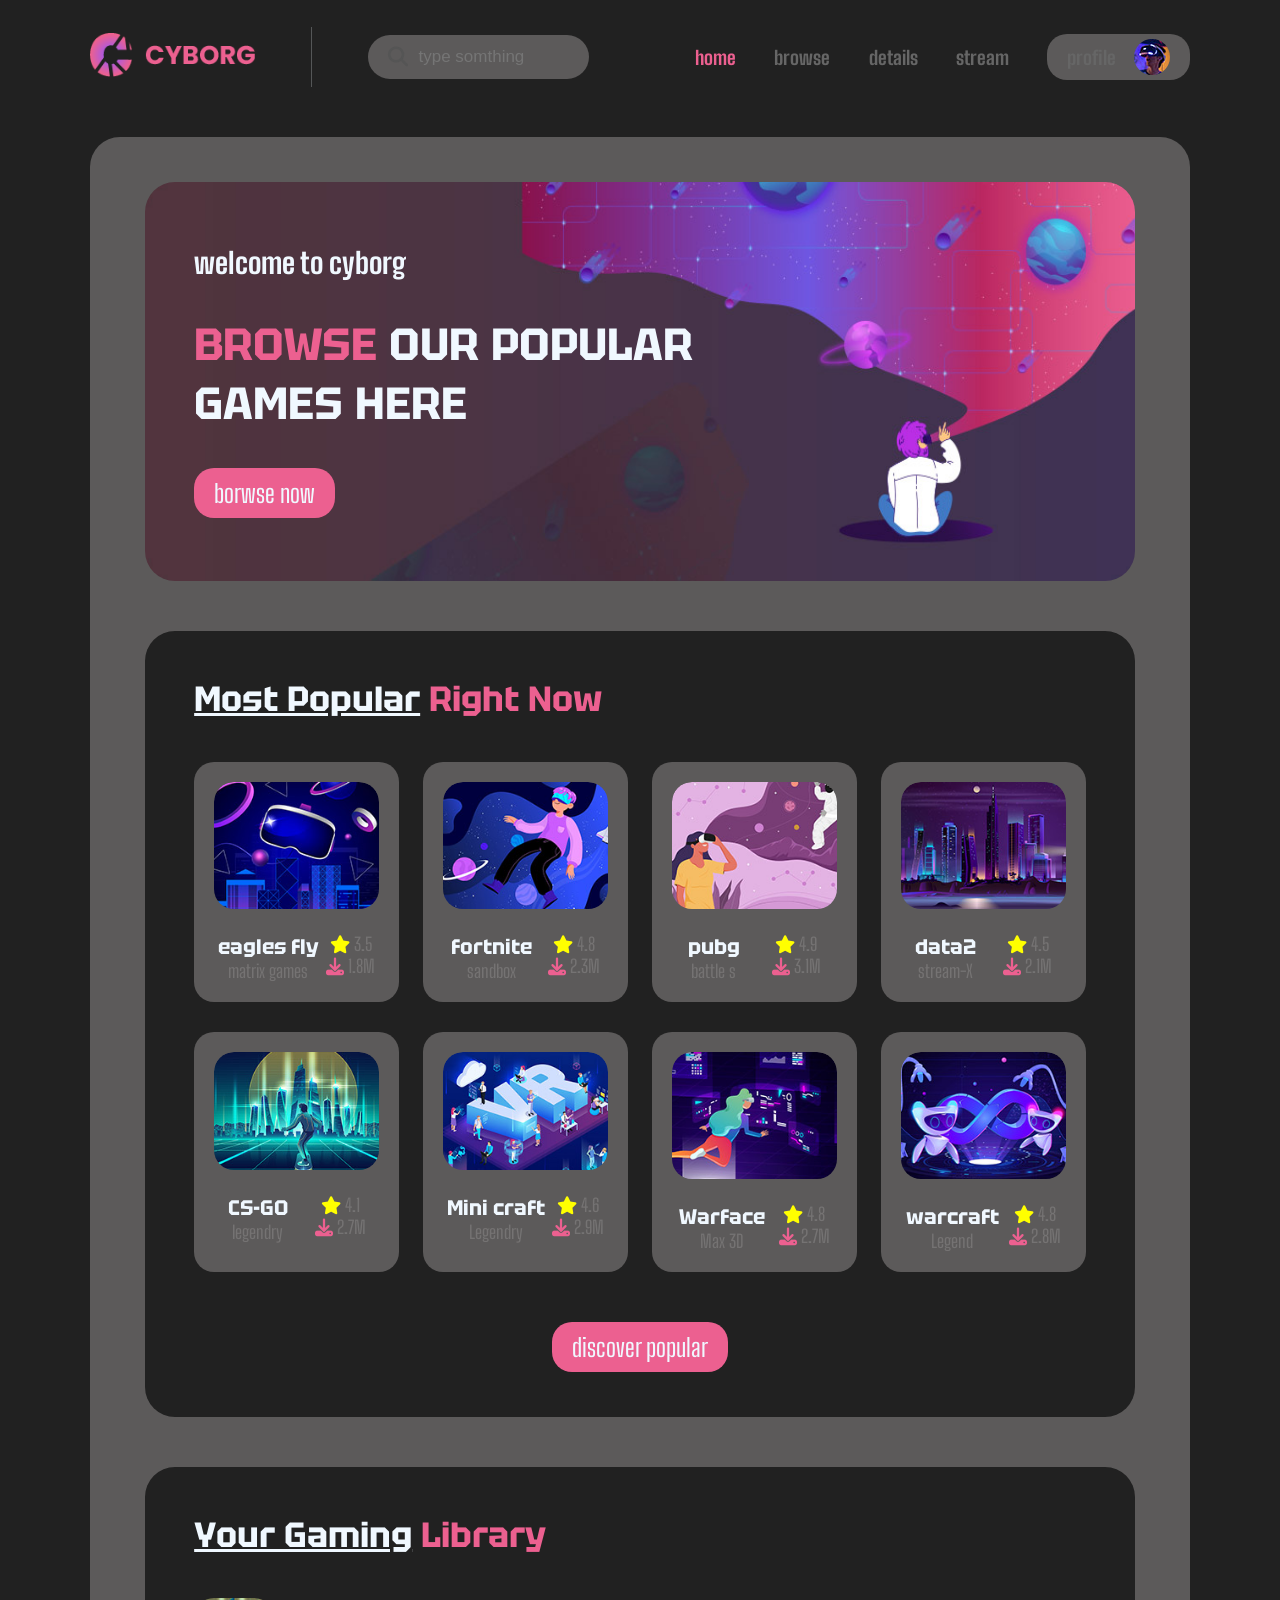
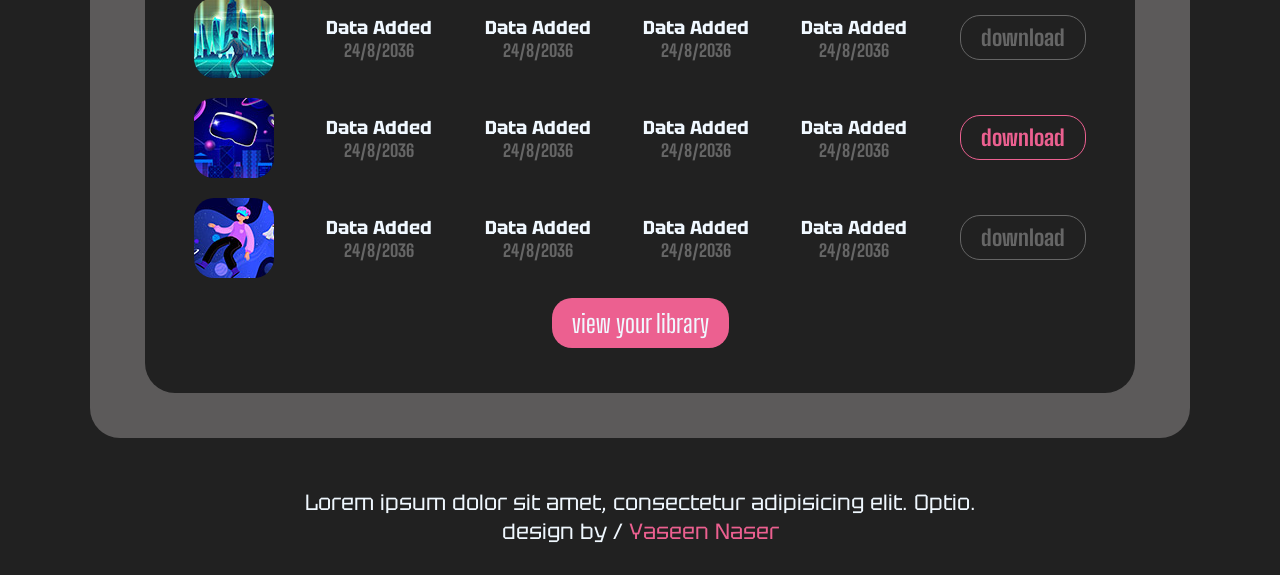
<file: index.html>
<!DOCTYPE html>
<html lang="en">
<head>
    <meta charset="UTF-8">
    <meta name="viewport" content="width=device-width, initial-scale=1.0">
    <title>Home</title>
    <!-- font awesome link -->
    <link rel="stylesheet" href="https://cdnjs.cloudflare.com/ajax/libs/font-awesome/6.7.2/css/all.min.css" integrity="sha512-Evv84Mr4kqVGRNSgIGL/F/aIDqQb7xQ2vcrdIwxfjThSH8CSR7PBEakCr51Ck+w+/U6swU2Im1vVX0SVk9ABhg==" crossorigin="anonymous" referrerpolicy="no-referrer" />
    <!-- google fonts links -->
    <link rel="preconnect" href="https://fonts.googleapis.com">
    <link rel="preconnect" href="https://fonts.gstatic.com" crossorigin>
    <link href="https://fonts.googleapis.com/css2?family=Big+Shoulders+Stencil:opsz,wght@10..72,100..900&family=Big+Shoulders:opsz,wght@10..72,100..900&family=Playfair+Display:ital,wght@0,400..900;1,400..900&family=Tektur:wght@400..900&display=swap" rel="stylesheet">
    <!-- css file -->
    <link rel="stylesheet" href="./assits/css/style.css">
</head>
<body>
    <section class="MainContainer">

        <!-- start header -->
        <div class="header">
            <div class="logo">
                <img src="./assits/images/logo.png" alt="">
            </div>
            <div class="hline"></div>
            <div class="search">
                <i class="fa-solid fa-magnifying-glass"></i>
                <input type="text" placeholder="type somthing">
            </div>
            <ul>
                <li class="active"><a href="index.html">home</a></li>
                <li><a href="assits/html/browse.html">browse</a></li>
                <li><a href="assits/html/details.html">details</a></li>
                <li><a href="assits/html/stream.html">stream</a></li>
                <li class="profile">
                    <a href="assits/html/profile.html">profile</a>
                    <img src="assits/images/profile-header.jpg" alt="">
                </li>
            </ul>
        </div>
        <!-- end header -->


        <!-- start content -->
        <div class="content">
            <!-- start banner -->
            <div class="bannar">
                <h3>welcome to cyborg</h3>
                <h1><span>BROWSE</span>  OUR POPULAR <br> GAMES HERE</h1>
                <button>borwse now</button>
            </div>
            <!-- end banner -->

            <!-- start popular div -->
            <div class="popular">
                <h2><span>most popular</span> right now</h2>
                <div class="cards">
                    <div class="card">
                        <div class="img">
                            <img src="./assits/images/popular-01.jpg" alt="">
                        </div>
                        <div class="data">
                            <div class="dataleft">
                                <h3>eagles fly</h3>
                                <p>matrix games</p>
                            </div>
                            <div class="dataright">
                                <p>
                                    <i class="fa-solid fa-star"></i>
                                    3.5
                                </p>
                                <p>
                                    <i class="fa-solid fa-download"></i>
                                    1.8M
                                </p>
                            </div>
                           
                        </div>
                    </div>
                    <div class="card">
                        <div class="img">
                            <img src="./assits/images/popular-02.jpg" alt="">
                        </div>
                        <div class="data">
                            <div class="dataleft">
                                <h3>fortnite</h3>
                                <p>sandbox</p>
                            </div>
                            <div class="dataright">
                                <p>
                                    <i class="fa-solid fa-star"></i>
                                    4.8
                                </p>
                                <p>
                                    <i class="fa-solid fa-download"></i>
                                    2.3M
                                </p>
                            </div>
                           
                        </div>
                    </div>
                    <div class="card">
                        <div class="img">
                            <img src="./assits/images/popular-03.jpg" alt="">
                        </div>
                        <div class="data">
                            <div class="dataleft">
                                <h3>pubg</h3>
                                <p>battle s</p>
                            </div>
                            <div class="dataright">
                                <p>
                                    <i class="fa-solid fa-star"></i>
                                    4.9
                                </p>
                                <p>
                                    <i class="fa-solid fa-download"></i>
                                    3.1M
                                </p>
                            </div>
                           
                        </div>
                    </div>
                    <div class="card">
                        <div class="img">
                            <img src="./assits/images/popular-04.jpg" alt="">
                        </div>
                        <div class="data">
                            <div class="dataleft">
                                <h3>data2</h3>
                                <p>stream-X</p>
                            </div>
                            <div class="dataright">
                                <p>
                                    <i class="fa-solid fa-star"></i>
                                    4.5
                                </p>
                                <p>
                                    <i class="fa-solid fa-download"></i>
                                    2.1M
                                </p>
                            </div>
                           
                        </div>
                    </div>
                    <div class="card">
                        <div class="img">
                            <img src="./assits/images/popular-05.jpg" alt="">
                        </div>
                        <div class="data">
                            <div class="dataleft">
                                <h3>CS-GO</h3>
                                <p>legendry</p>
                            </div>
                            <div class="dataright">
                                <p>
                                    <i class="fa-solid fa-star"></i>
                                    4.1
                                </p>
                                <p>
                                    <i class="fa-solid fa-download"></i>
                                    2.7M
                                </p>
                            </div>
                           
                        </div>
                    </div>
                    <div class="card">
                        <div class="img">
                            <img src="./assits/images/popular-06.jpg" alt="">
                        </div>
                        <div class="data">
                            <div class="dataleft">
                                <h3>Mini craft</h3>
                                <p>Legendry</p>
                            </div>
                            <div class="dataright">
                                <p>
                                    <i class="fa-solid fa-star"></i>
                                    4.6
                                </p>
                                <p>
                                    <i class="fa-solid fa-download"></i>
                                    2.9M
                                </p>
                            </div>
                           
                        </div>
                    </div>
                    <div class="card">
                        <div class="img">
                            <img src="./assits/images/popular-07.jpg" alt="">
                        </div>
                        <div class="data">
                            <div class="dataleft">
                                <h3>Warface</h3>
                                <p>Max 3D</p>
                            </div>
                            <div class="dataright">
                                <p>
                                    <i class="fa-solid fa-star"></i>
                                    4.8
                                </p>
                                <p>
                                    <i class="fa-solid fa-download"></i>
                                    2.7M
                                </p>
                            </div>
                           
                        </div>
                    </div>
                    <div class="card">
                        <div class="img">
                            <img src="./assits/images/popular-08.jpg" alt="">
                        </div>
                        <div class="data">
                            <div class="dataleft">
                                <h3>warcraft</h3>
                                <p>Legend</p>
                            </div>
                            <div class="dataright">
                                <p>
                                    <i class="fa-solid fa-star"></i>
                                    4.8
                                </p>
                                <p>
                                    <i class="fa-solid fa-download"></i>
                                    2.8M
                                </p>
                            </div>
                           
                        </div>
                    </div>
                </div>
                <button>discover popular</button>
            </div>
            <!-- end popular div -->

            <!-- start library div -->
            <div class="library">
                <h2><span>your gaming</span> library</h2>
                <div class="gaming">
                    <div class="game">
                        <img src="./assits/images/game-01.jpg" alt="">
                        <div class="data">
                            <h3>data added</h3>
                            <p>24/8/2036</p>
                        </div>
                        <div class="data">
                            <h3>data added</h3>
                            <p>24/8/2036</p>
                        </div>
                        <div class="data">
                            <h3>data added</h3>
                            <p>24/8/2036</p>
                        </div>
                        <div class="data">
                            <h3>data added</h3>
                            <p>24/8/2036</p>
                        </div>
                        <button>download</button>
                    </div>
                    <div class="game">
                        <img src="./assits/images/game-02.jpg" alt="">
                        <div class="data">
                            <h3>data added</h3>
                            <p>24/8/2036</p>
                        </div>
                        <div class="data">
                            <h3>data added</h3>
                            <p>24/8/2036</p>
                        </div>
                        <div class="data">
                            <h3>data added</h3>
                            <p>24/8/2036</p>
                        </div>
                        <div class="data">
                            <h3>data added</h3>
                            <p>24/8/2036</p>
                        </div>
                        <button class="btn">download</button>
                    </div>
                    <div class="game">
                        <img src="./assits/images/game-03.jpg" alt="">
                        <div class="data">
                            <h3>data added</h3>
                            <p>24/8/2036</p>
                        </div>
                        <div class="data">
                            <h3>data added</h3>
                            <p>24/8/2036</p>
                        </div>
                        <div class="data">
                            <h3>data added</h3>
                            <p>24/8/2036</p>
                        </div>
                        <div class="data">
                            <h3>data added</h3>
                            <p>24/8/2036</p>
                        </div>
                        <button>download</button>
                    </div>
                </div>
                <button>view your library</button>
            </div>
            <!-- end library div -->
        </div>
        <!-- end content -->


        <!-- start footer -->
        <div class="footer">
            <p>Lorem ipsum dolor sit amet, consectetur adipisicing elit. Optio.</p>
            <p>design by / <span>Yaseen Naser</span></p>
        </div>
        <!-- end footer -->
    </section>
</body>
</html>
</file>
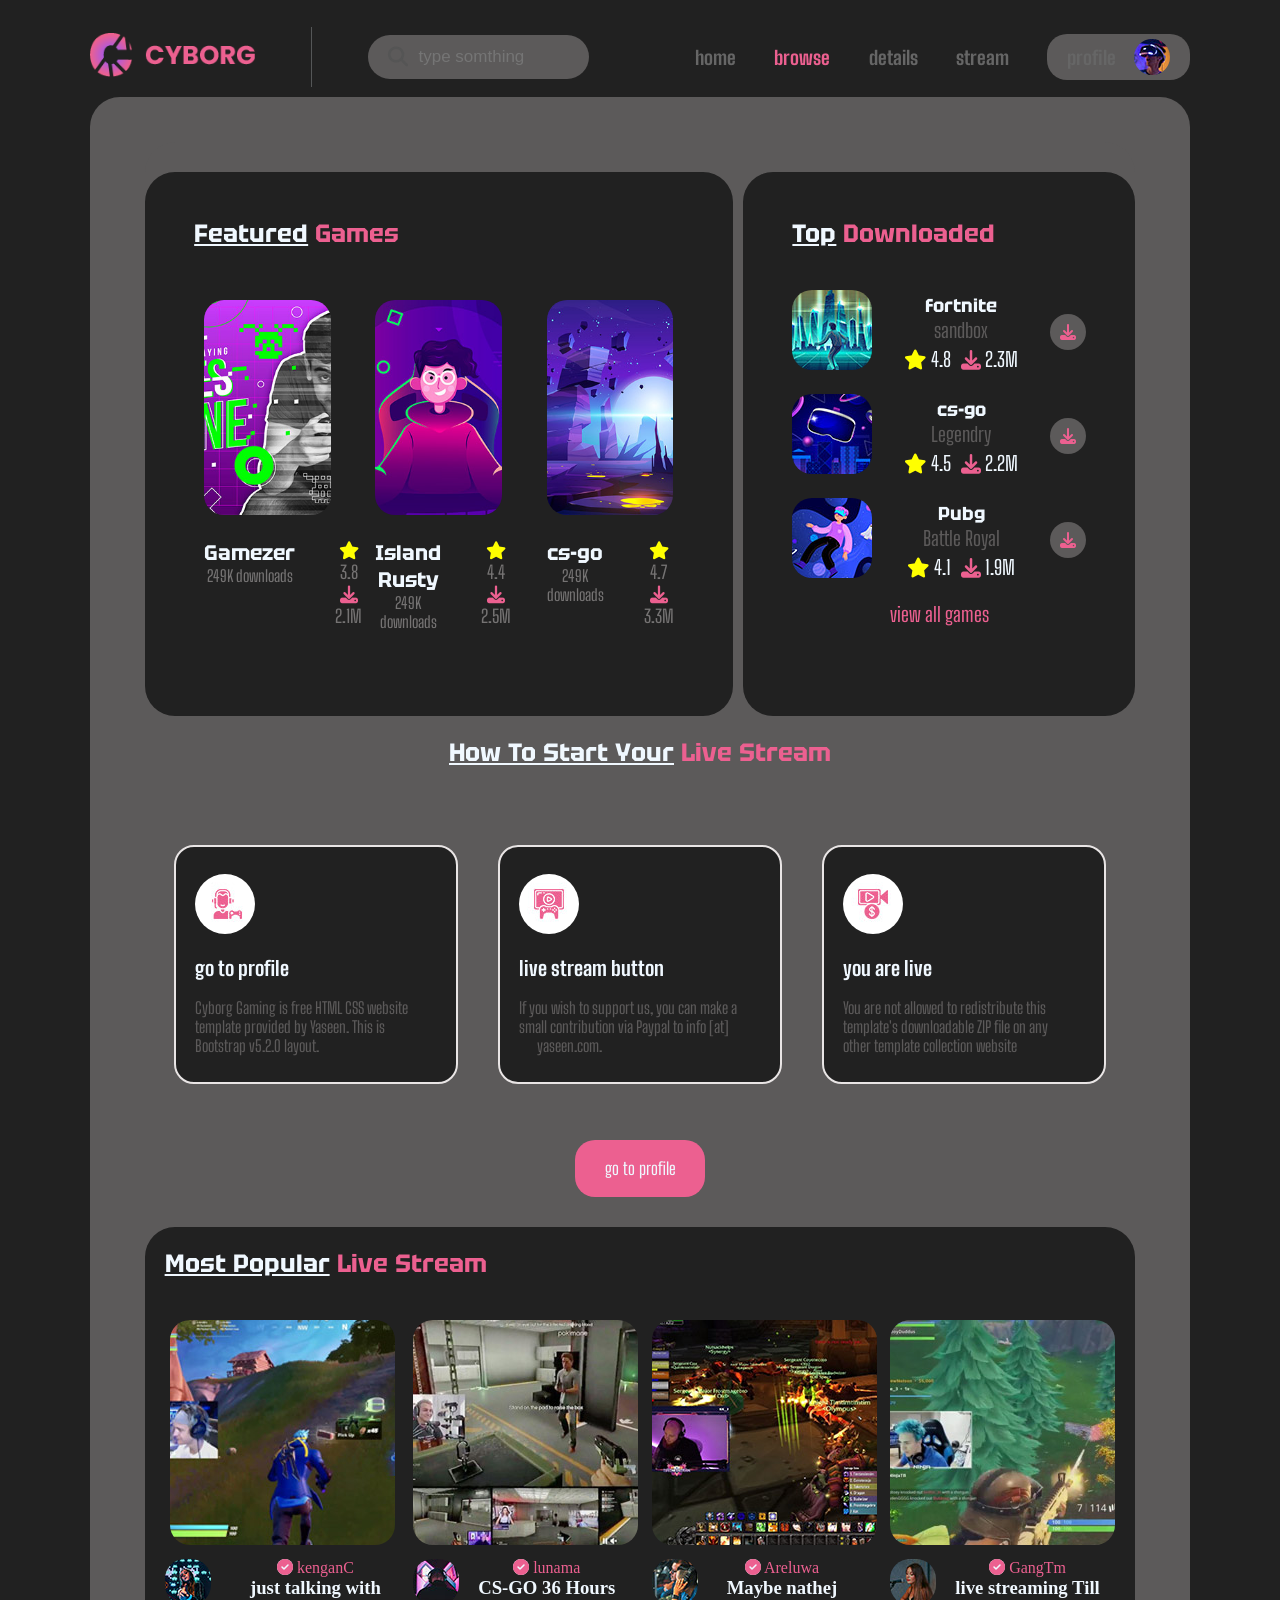
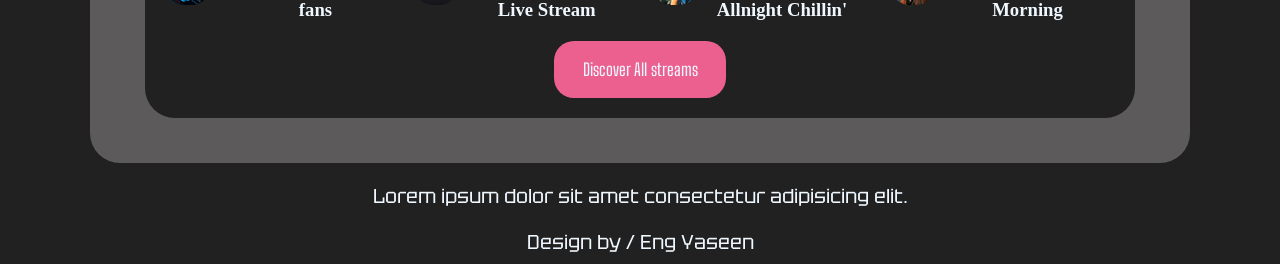
<file: assits/html/browse.html>
<!DOCTYPE html>
<html lang="en">
<head>
    <meta charset="UTF-8">
    <meta name="viewport" content="width=device-width, initial-scale=1.0">
    <title>browse</title>
    <!-- font awesome link -->
    <link rel="stylesheet" href="https://cdnjs.cloudflare.com/ajax/libs/font-awesome/6.7.2/css/all.min.css" integrity="sha512-Evv84Mr4kqVGRNSgIGL/F/aIDqQb7xQ2vcrdIwxfjThSH8CSR7PBEakCr51Ck+w+/U6swU2Im1vVX0SVk9ABhg==" crossorigin="anonymous" referrerpolicy="no-referrer" />
    <!-- google fonts links -->
    <link rel="preconnect" href="https://fonts.googleapis.com">
    <link rel="preconnect" href="https://fonts.gstatic.com" crossorigin>
    <link href="https://fonts.googleapis.com/css2?family=Big+Shoulders+Stencil:opsz,wght@10..72,100..900&family=Big+Shoulders:opsz,wght@10..72,100..900&family=Playfair+Display:ital,wght@0,400..900;1,400..900&family=Tektur:wght@400..900&display=swap" rel="stylesheet">
    <!-- css file -->
    <link rel="stylesheet" href="../css/browse.css">
</head>
<body>
    <section class="MainContainer">
        <!-- start header -->
        <div class="header">
            <div class="logo">
                <img src="../images/logo.png" alt="">
            </div>
            <div class="hline"></div>
            <div class="search">
                <i class="fa-solid fa-magnifying-glass"></i>
                <input type="text" placeholder="type somthing">
            </div>
            <ul>
                <li><a href="../../index.html">home</a></li>
                <li class="active"><a href="./browse.html">browse</a></li>
                <li><a href="./details.html">details</a></li>
                <li><a href="./stream.html">stream</a></li>
                <li class="profile">
                    <a href="./profile.html">profile</a>
                    <img src="../images/profile-header.jpg" alt="">
                </li>
            </ul>
        </div>
        <!-- end header -->

        <!-- start content -->
        <div class="contents">
            <div class="contents1">
                <div class="content1">
                    <div class="games">
                        <h1><span>featured</span> games</h1>
                        <div class="cards">
                            <div class="card">
                                <img src="../images/featured-01.jpg" alt="">
                                <div class="data">
                                    <div class="dataleft">
                                        <h3>Gamezer</h3>
                                        <p>249K downloads</p>
                                    </div>
                                    <div class="dataright">
                                        <p>
                                            <i class="fa-solid fa-star"></i>
                                            3.8
                                        </p>
                                        <p>
                                            <i class="fa-solid fa-download"></i>
                                            2.1M
                                        </p>
                                    </div>
                                   
                                </div>
                            </div>
                            <div class="card">
                                <img src="../images/featured-02.jpg" alt="">
                                <div class="data">
                                    <div class="dataleft">
                                        <h3>Island Rusty</h3>
                                        <p>249K downloads</p>
                                    </div>
                                    <div class="dataright">
                                        <p>
                                            <i class="fa-solid fa-star"></i>
                                            4.4
                                        </p>
                                        <p>
                                            <i class="fa-solid fa-download"></i>
                                            2.5M
                                        </p>
                                    </div>
                                   
                                </div>
                            </div>
                            <div class="card">
                                <img src="../images/featured-03.jpg" alt="">
                                <div class="data">
                                    <div class="dataleft">
                                        <h3>cs-go</h3>
                                        <p>249K downloads</p>
                                    </div>
                                    <div class="dataright">
                                        <p>
                                            <i class="fa-solid fa-star"></i>
                                            4.7
                                        </p>
                                        <p>
                                            <i class="fa-solid fa-download"></i>
                                            3.3M
                                        </p>
                                    </div>
                                   
                                </div>
                            </div>
                        </div>
                    </div>
                </div>
        
                <div class="content2">
                    <div class="downloads">
                        <h2><span>top</span> downloaded</h2>
                        <div class="game">
                            <div class="img">
                                <img src="../images/game-01.jpg" alt="">
                            </div>
                            <div class="datagame">
                                <h3>fortnite</h3>
                                <p>sandbox</p>
                                <div class="datalogo">
                                    <p>
                                        <i class="fa-solid fa-star"></i>
                                        4.8
                                    </p>
                                    <p>
                                        <i class="fa-solid fa-download"></i>
                                        2.3M
                                    </p>
                                </div>
                            </div>
                            <div class="download">
                                <i class="fa-solid fa-download"></i>
                            </div>
                        </div>
                        <div class="game">
                            <div class="img">
                                <img src="../images/game-02.jpg" alt="">
                            </div>
                            <div class="datagame">
                                <h3>cs-go</h3>
                                <p>Legendry</p>
                                <div class="datalogo">
                                    <p>
                                        <i class="fa-solid fa-star"></i>
                                        4.5
                                    </p>
                                    <p>
                                        <i class="fa-solid fa-download"></i>
                                        2.2M
                                    </p>
                                </div>
                            </div>
                            <div class="download">
                                <i class="fa-solid fa-download"></i>
                            </div>
                        </div>
                        <div class="game">
                            <div class="img">
                                <img src="../images/game-03.jpg" alt="">
                            </div>
                            <div class="datagame">
                                <h3>Pubg</h3>
                                <p>Battle Royal</p>
                                <div class="datalogo">
                                    <p>
                                        <i class="fa-solid fa-star"></i>
                                        4.1
                                    </p>
                                    <p>
                                        <i class="fa-solid fa-download"></i>
                                        1.9M
                                    </p>
                                </div>
                            </div>
                            <div class="download">
                                <i class="fa-solid fa-download"></i>
                            </div>
                        </div>
                    </div>
                    <p>view all games</p>
                </div>
            </div>

            <div class="stream">
                <h2><span>how to start your</span> live stream</h2>
            </div>
            <div class="streams">
                <div class="card">
                    <img src="../images/service-01.jpg" alt="">
                    <br>
                    <br>
                    <a href="./profile.html">go to profile</a>
                    <br>
                    <br>
                    <p>Cyborg Gaming is free HTML CSS website <br> 
                        template provided by Yaseen. This is <br> 
                        Bootstrap v5.2.0 layout.</p>
                </div>
                <div class="card">
                    <img src="../images/service-02.jpg" alt="">
                    <br>
                    <br>
                    <a href="./profile.html">live stream button</a>
                    <br>
                    <br>
                    <p>If you wish to support us, you can make a<br> 
                        <span>small contribution via Paypal </span>to info [at]<br> 
                        yaseen.com.</p>
                </div>
                <div class="card">
                    <img src="../images/service-03.jpg" alt="">
                    <br>
                    <br>
                    <a href="./profile.html">you are live</a>
                    <br>
                    <br>
                    <p>You are not allowed to redistribute this<br> 
                        template's downloadable ZIP file on any<br> 
                        other template collection website</p>
                </div>
               
            </div>
            <div class="button">
                <button>go to profile</button>
            </div>

            <div class="popular">
                <h2><span>most popular</span> live stream</h2>
                <div class="populars">
                    <div class="card">
                        <div class="img">
                            <img src="../images/stream-01.jpg" alt="">
                        </div>

                        <div class="parent">
                            <div class="parent1">
                                <div class="img">
                                    <img src="../images/avatar-01.jpg" alt="">
                                </div>
                            </div>
    
                            <div class="parent2">
                                <p>
                                    <i class="fa-solid fa-circle-check"></i>
                                    kenganC
                                </p>
                                <h3>just talking with fans</h3>
                            </div>
                        </div>
                    </div>
                    <div class="card">
                        <div class="img">
                            <img src="../images/stream-02.jpg" alt="">
                        </div>

                        <div class="parent">
                            <div class="parent1">
                                <div class="img">
                                    <img src="../images/avatar-02.jpg" alt="">
                                </div>
                            </div>
    
                            <div class="parent2">
                                <p>
                                    <i class="fa-solid fa-circle-check"></i>
                                    lunama
                                </p>
                                <h3>CS-GO 36 Hours <br> Live Stream</h3>
                            </div>
                        </div>
                    </div>
                    <div class="card">
                        <div class="img">
                            <img src="../images/stream-03.jpg" alt="">
                        </div>

                        <div class="parent">
                            <div class="parent1">
                                <div class="img">
                                    <img src="../images/avatar-03.jpg" alt="">
                                </div>
                            </div>
    
                            <div class="parent2">
                                <p>
                                    <i class="fa-solid fa-circle-check"></i>
                                    Areluwa
                                </p>
                                <h3>Maybe nathej<br> Allnight Chillin'</h3>
                            </div>
                        </div>
                    </div>
                    <div class="card">
                        <div class="img">
                            <img src="../images/stream-04.jpg" alt="">
                        </div>

                        <div class="parent">
                            <div class="parent1">
                                <div class="img">
                                    <img src="../images/avatar-04.jpg" alt="">
                                </div>
                            </div>
    
                            <div class="parent2">
                                <p>
                                    <i class="fa-solid fa-circle-check"></i>
                                    GangTm
                                </p>
                                <h3>live streaming Till<br> Morning</h3>
                            </div>
                        </div>
                    </div>
                </div>
                <div class="button">
                    <button>Discover All streams</button>
                </div>
            </div>
        </div>
        <!-- end content -->
         <!-- start footer -->
            <div class="footer">
                <p>Lorem ipsum dolor sit amet consectetur adipisicing elit.</p>
                <p>Design by / Eng Yaseen</p>
            </div>
        <!-- end footer -->
    </section>
</body>
</html>
</file>
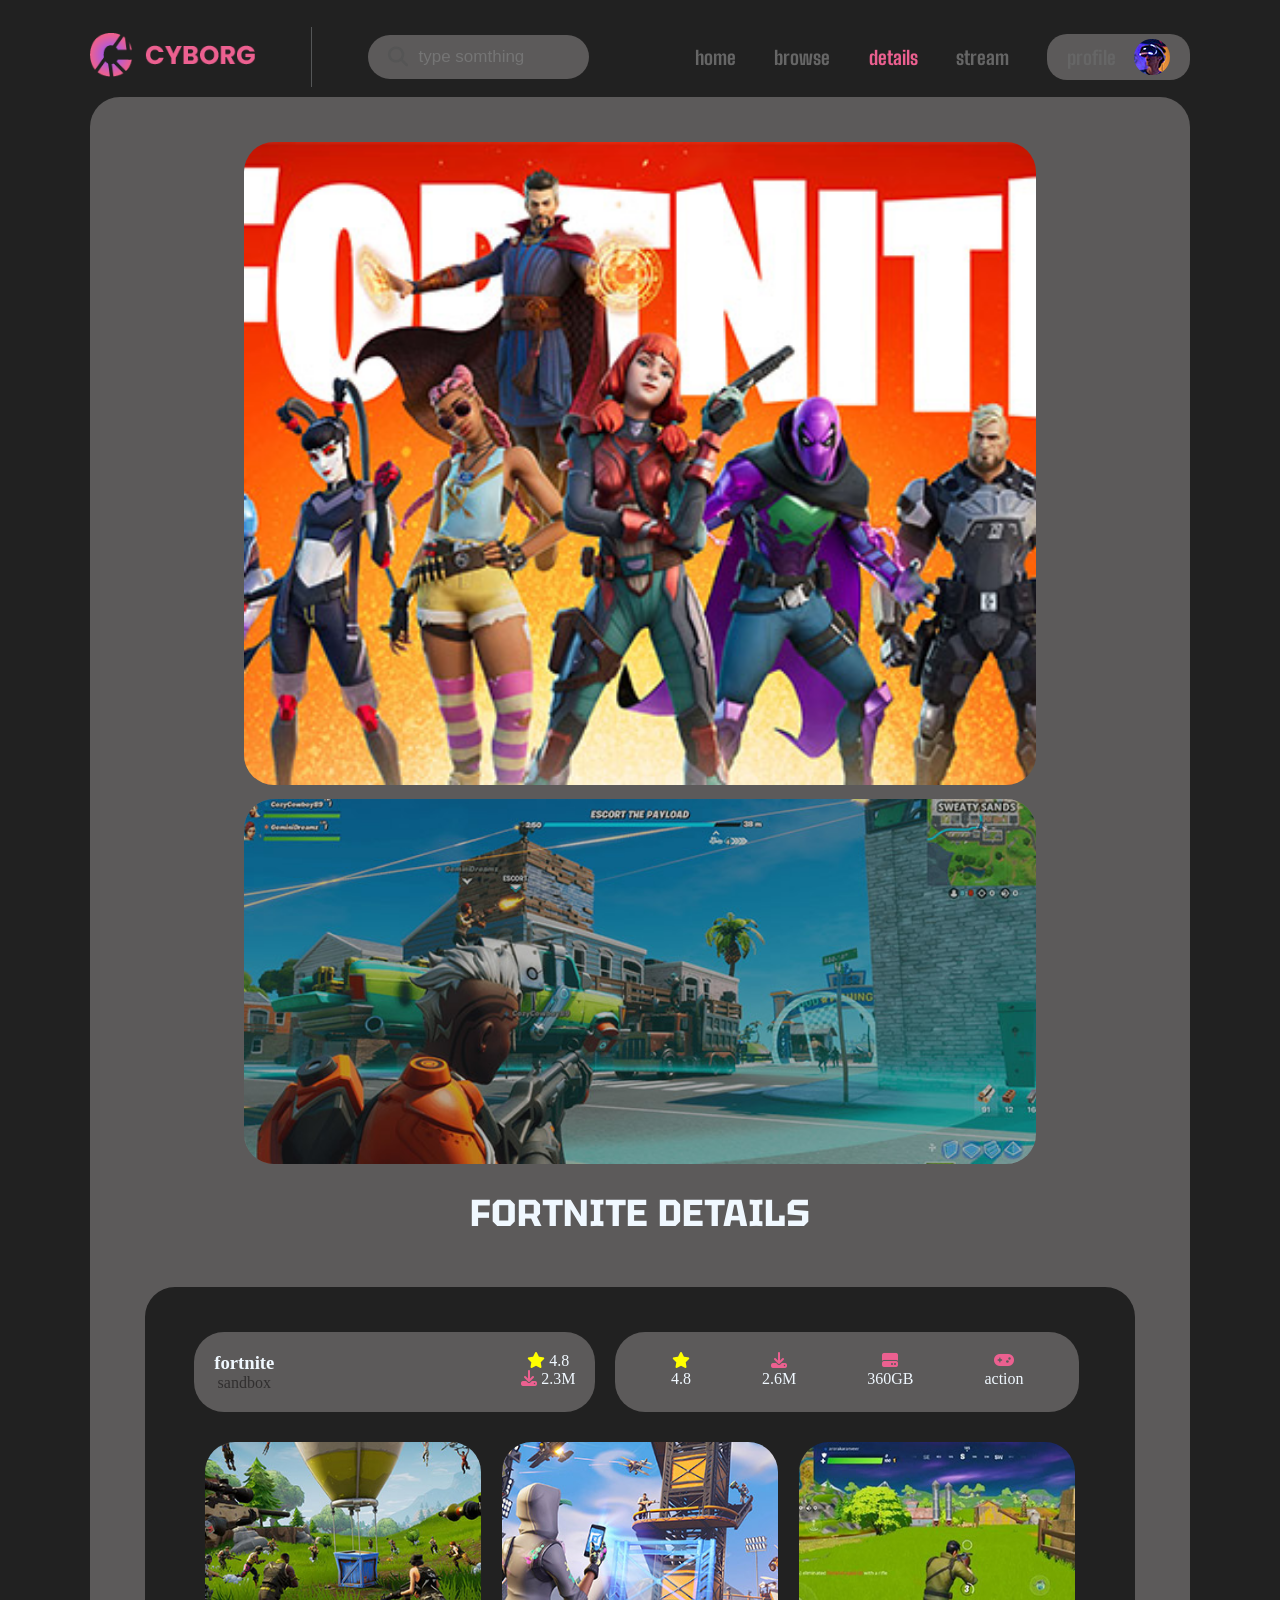
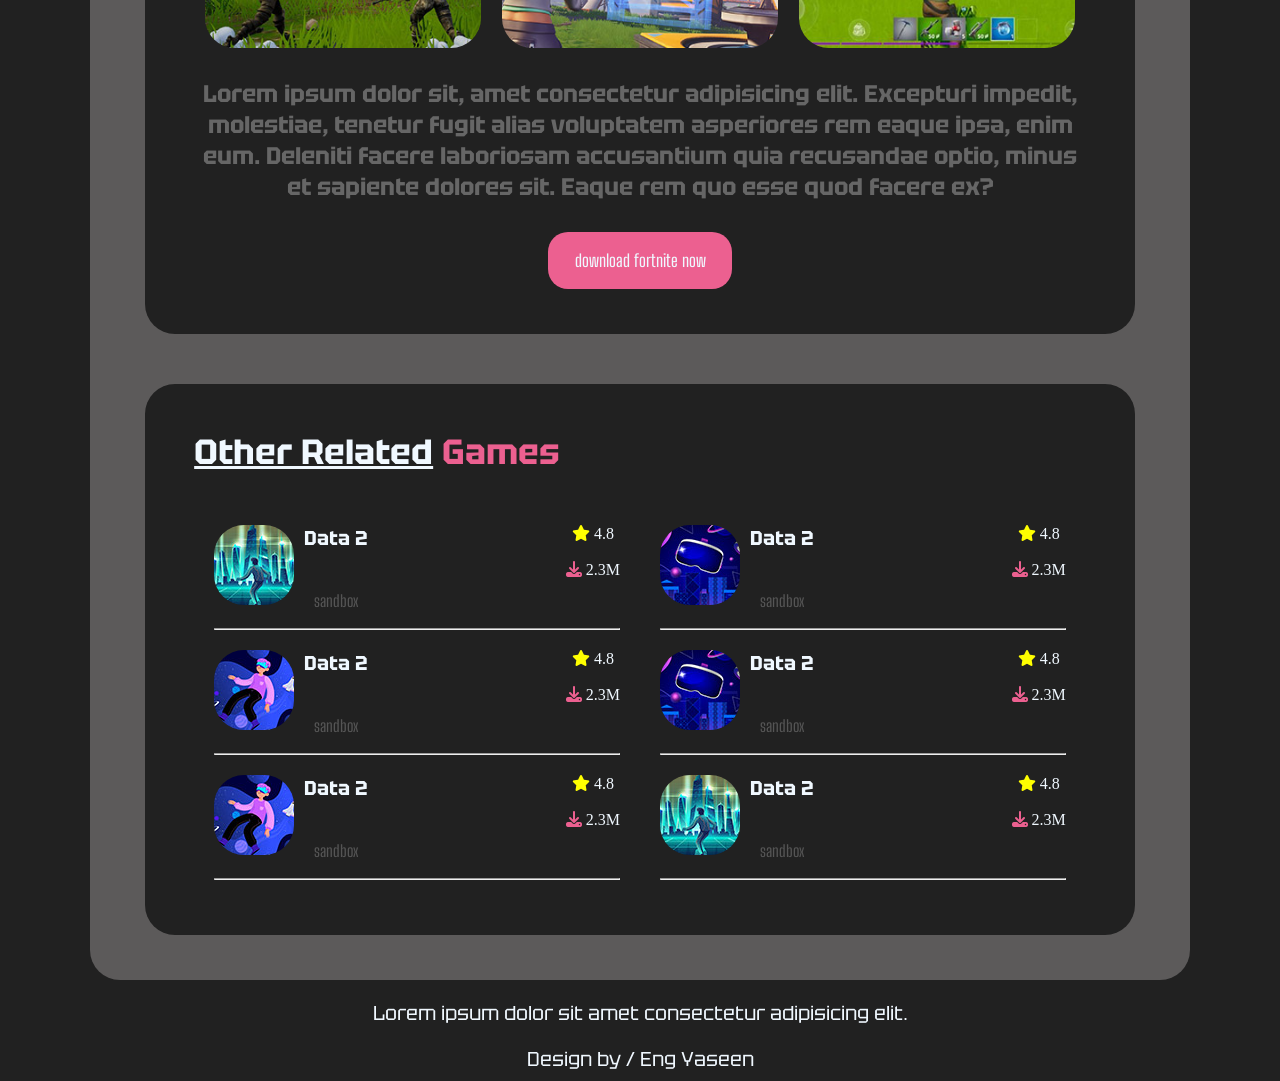
<file: assits/html/details.html>
<!DOCTYPE html>
<html lang="en">
<head>
    <meta charset="UTF-8">
    <meta name="viewport" content="width=device-width, initial-scale=1.0">
    <title>Details</title>
    <!-- font awesome link -->
    <link rel="stylesheet" href="https://cdnjs.cloudflare.com/ajax/libs/font-awesome/6.7.2/css/all.min.css" integrity="sha512-Evv84Mr4kqVGRNSgIGL/F/aIDqQb7xQ2vcrdIwxfjThSH8CSR7PBEakCr51Ck+w+/U6swU2Im1vVX0SVk9ABhg==" crossorigin="anonymous" referrerpolicy="no-referrer" />
    <!-- google fonts links -->
    <link rel="preconnect" href="https://fonts.googleapis.com">
    <link rel="preconnect" href="https://fonts.gstatic.com" crossorigin>
    <link href="https://fonts.googleapis.com/css2?family=Big+Shoulders+Stencil:opsz,wght@10..72,100..900&family=Big+Shoulders:opsz,wght@10..72,100..900&family=Playfair+Display:ital,wght@0,400..900;1,400..900&family=Tektur:wght@400..900&display=swap" rel="stylesheet">
    <!-- css file -->
    <link rel="stylesheet" href="../css/details.css">
</head>
<body>
    <section class="MainContainer">
        <!-- start header -->
        <div class="header">
            <div class="logo">
                <img src="../images/logo.png" alt="">
            </div>
            <div class="hline"></div>
            <div class="search">
                <i class="fa-solid fa-magnifying-glass"></i>
                <input type="text" placeholder="type somthing">
            </div>
            <ul>
                <li><a href="../../index.html">home</a></li>
                <li><a href="./browse.html">browse</a></li>
                <li class="active"><a href="./details.html">details</a></li>
                <li><a href="./stream.html">stream</a></li>
                <li class="profile">
                    <a href="./profile.html">profile</a>
                    <img src="../images/profile-header.jpg" alt="">
                </li>
            </ul>
        </div>
        <!-- end header -->
        <!-- start content -->
        <div class="content">
            <div class="imgs1">
                <img class="img1" src="../images/feature-left.jpg" alt="">
                <img class="img2" src="../images/feature-right.jpg" alt="">
            </div>

            <div class="h1">
                <h1>FORTNITE DETAILS</h1>
            </div>
            
            <!-- start fortnites -->
            <div class="fortnites">
                <div class="fortnite">
                    <div class="leftfortnite">
                        <div class="sandbox">
                            <h3>fortnite</h3>
                            <p>sandbox</p>
                        </div>
    
                        <div class="stars">
                            <p>
                                <i class="fa-solid fa-star"></i>
                                4.8
                            </p>
                            <p>
                                <i class="fa-solid fa-download"></i>
                                2.3M
                            </p>
                        </div>
                    </div>

                    <div class="rightfortnite">
                        <div class="parent">
                            <div class="parent1">
                                <p>
                                    <i class="fa-solid fa-star"></i>
                                </p>
                                <p>4.8</p>
                            </div>
                            <div class="parent2">
                                <p>
                                    <i class="fa-solid fa-download"></i>
                                </p>
                                <p>2.6M</p>
                            </div>
                            <div class="parent3">
                                <p>
                                    <i class="fa-solid fa-hard-drive"></i>
                                </p>
                                <p>360GB</p>
                            </div>
                            <div class="parent4">
                                <p>
                                    <i class="fa-solid fa-gamepad"></i>
                                </p>
                                <p>action</p>
                            </div>
                        </div>
                    </div>
                </div>

                <div class="imgs2">
                    <img class="img1" src="../images/details-01.jpg" alt="">
                    <img class="img2" src="../images/details-02.jpg" alt="">
                    <img class="img3" src="../images/details-03.jpg" alt="">
                </div>
                
                <div class="h2">
                    <h2>Lorem ipsum dolor sit, amet consectetur adipisicing elit. Excepturi impedit, molestiae, tenetur fugit alias voluptatem asperiores rem eaque ipsa, enim eum. Deleniti facere laboriosam accusantium quia recusandae optio, minus et sapiente dolores sit. Eaque rem quo esse quod facere ex?</h2>
                </div>

                <div class="button">
                    <button>download fortnite now</button>
                </div>
            </div>
            <!-- end fortnites -->

             <!-- start games -->
            <div class="games">
                <h2><span>other related</span> games</h2>
                <div class="cards">
                    <div class="card1">
                        <div class="data2">
                            <div class="parent1">
                                <div class="img3">
                                    <img src="../images/game-01.jpg" alt="">
                                </div>

                                <div class="paragraphs">
                                    <h2>data 2</h2>
                                    <p>sandbox</p>
                                </div>
                            </div>
                            

                            <div class="icons">
                                <p>
                                    <i class="fa-solid fa-star"></i>
                                    4.8
                                </p>
                                <br>
                                <p>
                                    <i class="fa-solid fa-download"></i>
                                    2.3M
                                </p>
                            </div>
                        </div>
                        <br>
                        <hr>
                    </div>
                    <div class="card1">
                        <div class="data2">
                            <div class="parent1">
                                <div class="img3">
                                    <img src="../images/game-02.jpg" alt="">
                                </div>

                                <div class="paragraphs">
                                    <h2>data 2</h2>
                                    <p>sandbox</p>
                                </div>
                            </div>
                            

                            <div class="icons">
                                <p>
                                    <i class="fa-solid fa-star"></i>
                                    4.8
                                </p>
                                <br>
                                <p>
                                    <i class="fa-solid fa-download"></i>
                                    2.3M
                                </p>
                            </div>
                        </div>
                        <br>
                        <hr>
                    </div>
                    <div class="card1">
                        <div class="data2">
                            <div class="parent1">
                                <div class="img3">
                                    <img src="../images/game-03.jpg" alt="">
                                </div>

                                <div class="paragraphs">
                                    <h2>data 2</h2>
                                    <p>sandbox</p>
                                </div>
                            </div>
                            

                            <div class="icons">
                                <p>
                                    <i class="fa-solid fa-star"></i>
                                    4.8
                                </p>
                                <br>
                                <p>
                                    <i class="fa-solid fa-download"></i>
                                    2.3M
                                </p>
                            </div>
                        </div>
                        <br>
                        <hr>
                    </div>
                    <div class="card1">
                        <div class="data2">
                            <div class="parent1">
                                <div class="img3">
                                    <img src="../images/game-02.jpg" alt="">
                                </div>

                                <div class="paragraphs">
                                    <h2>data 2</h2>
                                    <p>sandbox</p>
                                </div>
                            </div>
                            

                            <div class="icons">
                                <p>
                                    <i class="fa-solid fa-star"></i>
                                    4.8
                                </p>
                                <br>
                                <p>
                                    <i class="fa-solid fa-download"></i>
                                    2.3M
                                </p>
                            </div>
                        </div>
                        <br>
                        <hr>
                    </div>
                    <div class="card1">
                        <div class="data2">
                            <div class="parent1">
                                <div class="img3">
                                    <img src="../images/game-03.jpg" alt="">
                                </div>

                                <div class="paragraphs">
                                    <h2>data 2</h2>
                                    <p>sandbox</p>
                                </div>
                            </div>
                            

                            <div class="icons">
                                <p>
                                    <i class="fa-solid fa-star"></i>
                                    4.8
                                </p>
                                <br>
                                <p>
                                    <i class="fa-solid fa-download"></i>
                                    2.3M
                                </p>
                            </div>
                        </div>
                        <br>
                        <hr>
                    </div>
                    <div class="card1">
                        <div class="data2">
                            <div class="parent1">
                                <div class="img3">
                                    <img src="../images/game-01.jpg" alt="">
                                </div>

                                <div class="paragraphs">
                                    <h2>data 2</h2>
                                    <p>sandbox</p>
                                </div>
                            </div>
                            

                            <div class="icons">
                                <p>
                                    <i class="fa-solid fa-star"></i>
                                    4.8
                                </p>
                                <br>
                                <p>
                                    <i class="fa-solid fa-download"></i>
                                    2.3M
                                </p>
                            </div>
                        </div>
                        <br>
                        <hr>
                    </div>
                </div>
            </div>
            <!-- end games -->
        </div>
        <!-- end content -->

        <!-- start footer -->
           <div class="footer">
                <p>Lorem ipsum dolor sit amet consectetur adipisicing elit.</p>
                <p>Design by / Eng Yaseen</p>
           </div>
        <!-- end footer -->
</body>
</html>
</file>
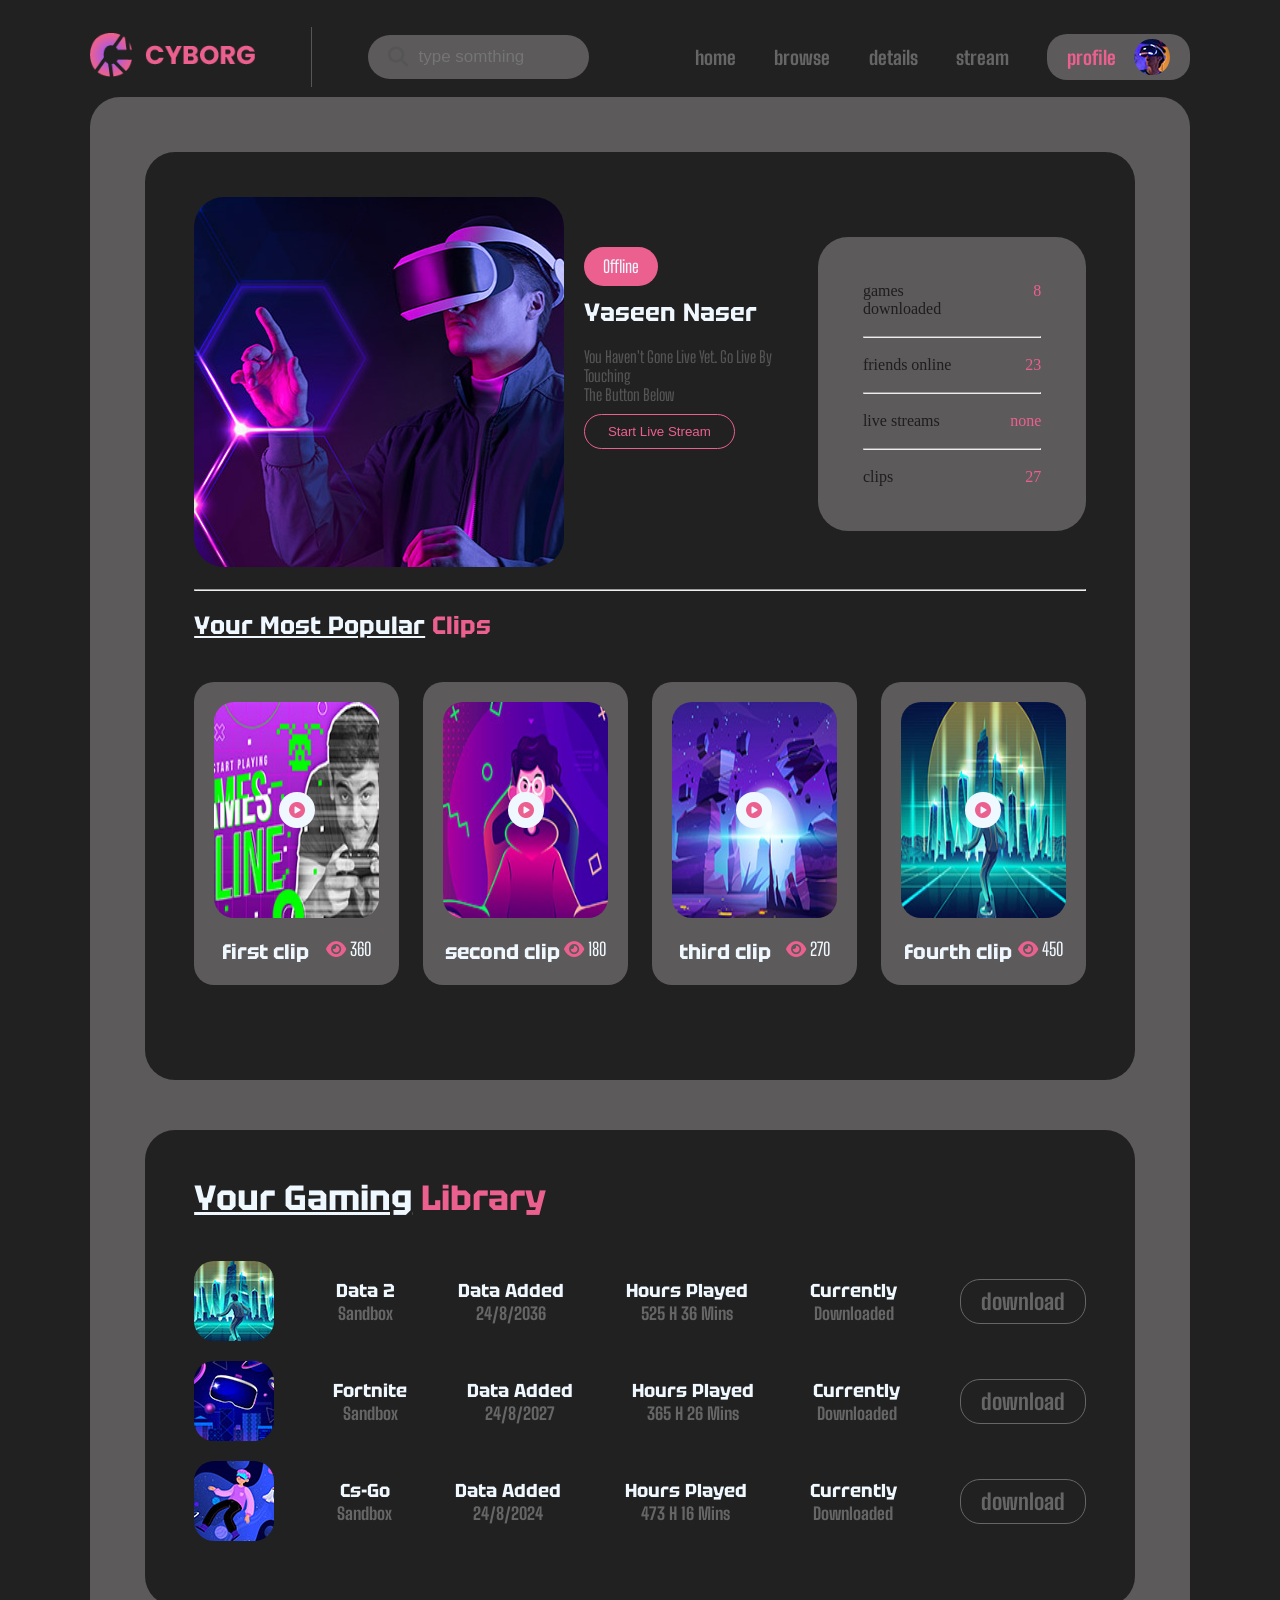
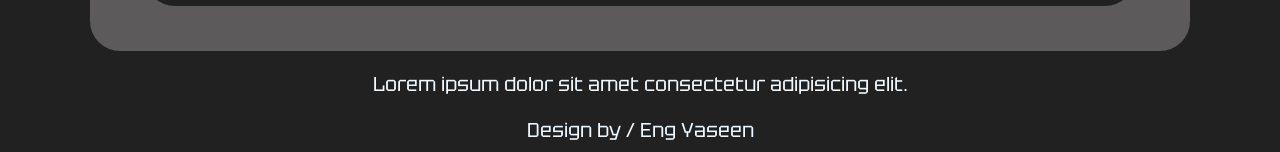
<file: assits/html/profile.html>
<!DOCTYPE html>
<html lang="en">
<head>
    <meta charset="UTF-8">
    <meta name="viewport" content="width=device-width, initial-scale=1.0">
    <title>profile</title>
    <!-- font awesome link -->
    <link rel="stylesheet" href="https://cdnjs.cloudflare.com/ajax/libs/font-awesome/6.7.2/css/all.min.css" integrity="sha512-Evv84Mr4kqVGRNSgIGL/F/aIDqQb7xQ2vcrdIwxfjThSH8CSR7PBEakCr51Ck+w+/U6swU2Im1vVX0SVk9ABhg==" crossorigin="anonymous" referrerpolicy="no-referrer" />
    <!-- google fonts links -->
    <link rel="preconnect" href="https://fonts.googleapis.com">
    <link rel="preconnect" href="https://fonts.gstatic.com" crossorigin>
    <link href="https://fonts.googleapis.com/css2?family=Big+Shoulders+Stencil:opsz,wght@10..72,100..900&family=Big+Shoulders:opsz,wght@10..72,100..900&family=Playfair+Display:ital,wght@0,400..900;1,400..900&family=Tektur:wght@400..900&display=swap" rel="stylesheet">
    <!-- css file -->
    <link rel="stylesheet" href="../css/profile.css">
</head>
<body>
    <section class="MainContainer">
        <!-- start header -->
        <div class="header">
            <div class="logo">
                <img src="../images/logo.png" alt="">
            </div>
            <div class="hline"></div>
            <div class="search">
                <i class="fa-solid fa-magnifying-glass"></i>
                <input type="text" placeholder="type somthing">
            </div>
            <ul>
                <li><a href="../../index.html">home</a></li>
                <li><a href="./browse.html">browse</a></li>
                <li><a href="./details.html">details</a></li>
                <li><a href="./stream.html">stream</a></li>
                <li class="active profile">
                    <a href="./profile.html">profile</a>
                    <img src="../images/profile-header.jpg" alt="">
                </li>
            </ul>
        </div>
        <!-- end header -->

        <!-- start content -->
        <div class="content">
            <div class="myself">
                <div class="offline">
                    <div class="parent">
                        <div class="img">
                            <img src="../images/profile.jpg" alt="">
                        </div>
                        <div class="yaseen">
                            <button class="button1">offline</button>
                            <h1>Yaseen Naser</h1>
                            <br>
                            <p>you haven't gone live yet. go live by touching <br>the button below</p>
                            <button class="button2">start live stream</button>
                        </div>
                    </div>
                    <div class="list">
                        <div class="p1 para">
                            <p class="games ch">games downloaded</p>
                            <p class="numer1 n">8</p>
                        </div>
                        <br>
                        <hr>
                        <br>
                        <div class="p2 para">
                            <p class="friends ch">friends online</p>
                            <p class="numer2 n">23</p>
                        </div>
                        <br>
                        <hr>
                        <br>
                        <div class="p3 para">
                            <p class="live ch">live streams</p>
                            <p class="numer3 n">none</p>
                        </div>
                        <br>
                        <hr>
                        <br>
                        <div class="p4 para">
                            <p class="clips ch">clips</p>
                            <p class="numer4 n">27</p>
                        </div>
                    </div>
                </div>
                <br>
                <hr>
                <br>
                <div class="popular">
                    <h2><span>your most popular</span> clips</h2>
                </div>
                <div class="cards">
                    <div class="card ch1">
                        <div class="backimg">
                            <i class="fa-solid fa-circle-play"></i>
                        </div>
                        <div class="data">
                            <div class="dataleft">
                                <h3>first clip</h3>
                            </div>
                            <div class="dataright">
                                <p>
                                    <i class="fa-solid fa-eye"></i>
                                    360
                                </p>
                            </div>
                           
                        </div>
                    </div>
                    <div class="card ch2">
                        <div class="backimg">
                            <i class="fa-solid fa-circle-play"></i>
                        </div>
                        <div class="data">
                            <div class="dataleft">
                                <h3>second clip</h3>
                            </div>
                            <div class="dataright">
                                <p>
                                    <i class="fa-solid fa-eye"></i>
                                    180
                                </p>
                            </div>
                           
                        </div>
                    </div>
                    <div class="card ch3">
                        <div class="backimg">
                            <i class="fa-solid fa-circle-play"></i>
                        </div>
                        <div class="data">
                            <div class="dataleft">
                                <h3>third clip</h3>
                            </div>
                            <div class="dataright">
                                <p>
                                    <i class="fa-solid fa-eye"></i>
                                    270
                                </p>
                            </div>
                           
                        </div>
                    </div>
                    <div class="card ch4">
                        <div class="backimg">
                            <i class="fa-solid fa-circle-play"></i>
                        </div>
                        <div class="data">
                            <div class="dataleft">
                                <h3>fourth clip</h3>
                            </div>
                            <div class="dataright">
                                <p>
                                    <i class="fa-solid fa-eye"></i>
                                    450
                                </p>
                            </div>
                           
                        </div>
                    </div>
                </div>
            </div>

            <!-- start library div -->
            <div class="library">
                <h2><span>your gaming</span> library</h2>
                <div class="gaming">
                    <div class="game">
                        <img src="../images/game-01.jpg" alt="">
                        <div class="data">
                            <h3>data 2</h3>
                            <p>sandbox</p>
                        </div>
                        <div class="data">
                            <h3>data added</h3>
                            <p>24/8/2036</p>
                        </div>
                        <div class="data">
                            <h3>hours played</h3>
                            <p>525 H 36 mins</p>
                        </div>
                        <div class="data">
                            <h3>Currently</h3>
                            <p>downloaded</p>
                        </div>
                        <button>download</button>
                    </div>
                    <div class="game">
                        <img src="../images/game-02.jpg" alt="">
                        <div class="data">
                            <h3>fortnite</h3>
                            <p>sandbox</p>
                        </div>
                        <div class="data">
                            <h3>data added</h3>
                            <p>24/8/2027</p>
                        </div>
                        <div class="data">
                            <h3>hours played</h3>
                            <p>365 H 26 mins</p>
                        </div>
                        <div class="data">
                            <h3>Currently</h3>
                            <p>downloaded</p>
                        </div>
                        <button>download</button>
                    </div>
                    <div class="game">
                        <img src="../images/game-03.jpg" alt="">
                        <div class="data">
                            <h3>cs-go</h3>
                            <p>sandbox</p>
                        </div>
                        <div class="data">
                            <h3>data added</h3>
                            <p>24/8/2024</p>
                        </div>
                        <div class="data">
                            <h3>hours played</h3>
                            <p>473 H 16 mins</p>
                        </div>
                        <div class="data">
                            <h3>Currently</h3>
                            <p>downloaded</p>
                        </div>
                        <button>download</button>
                    </div>
                </div>
            </div>
            <!-- end library div -->
        </div>
        <!-- end content -->

        <!-- start footer -->
        <div class="footer">
            <p>Lorem ipsum dolor sit amet consectetur adipisicing elit.</p>
                <p>Design by / Eng Yaseen</p>
        </div>
        <!-- end footer -->
    </section>
</body>
</html>
</file>
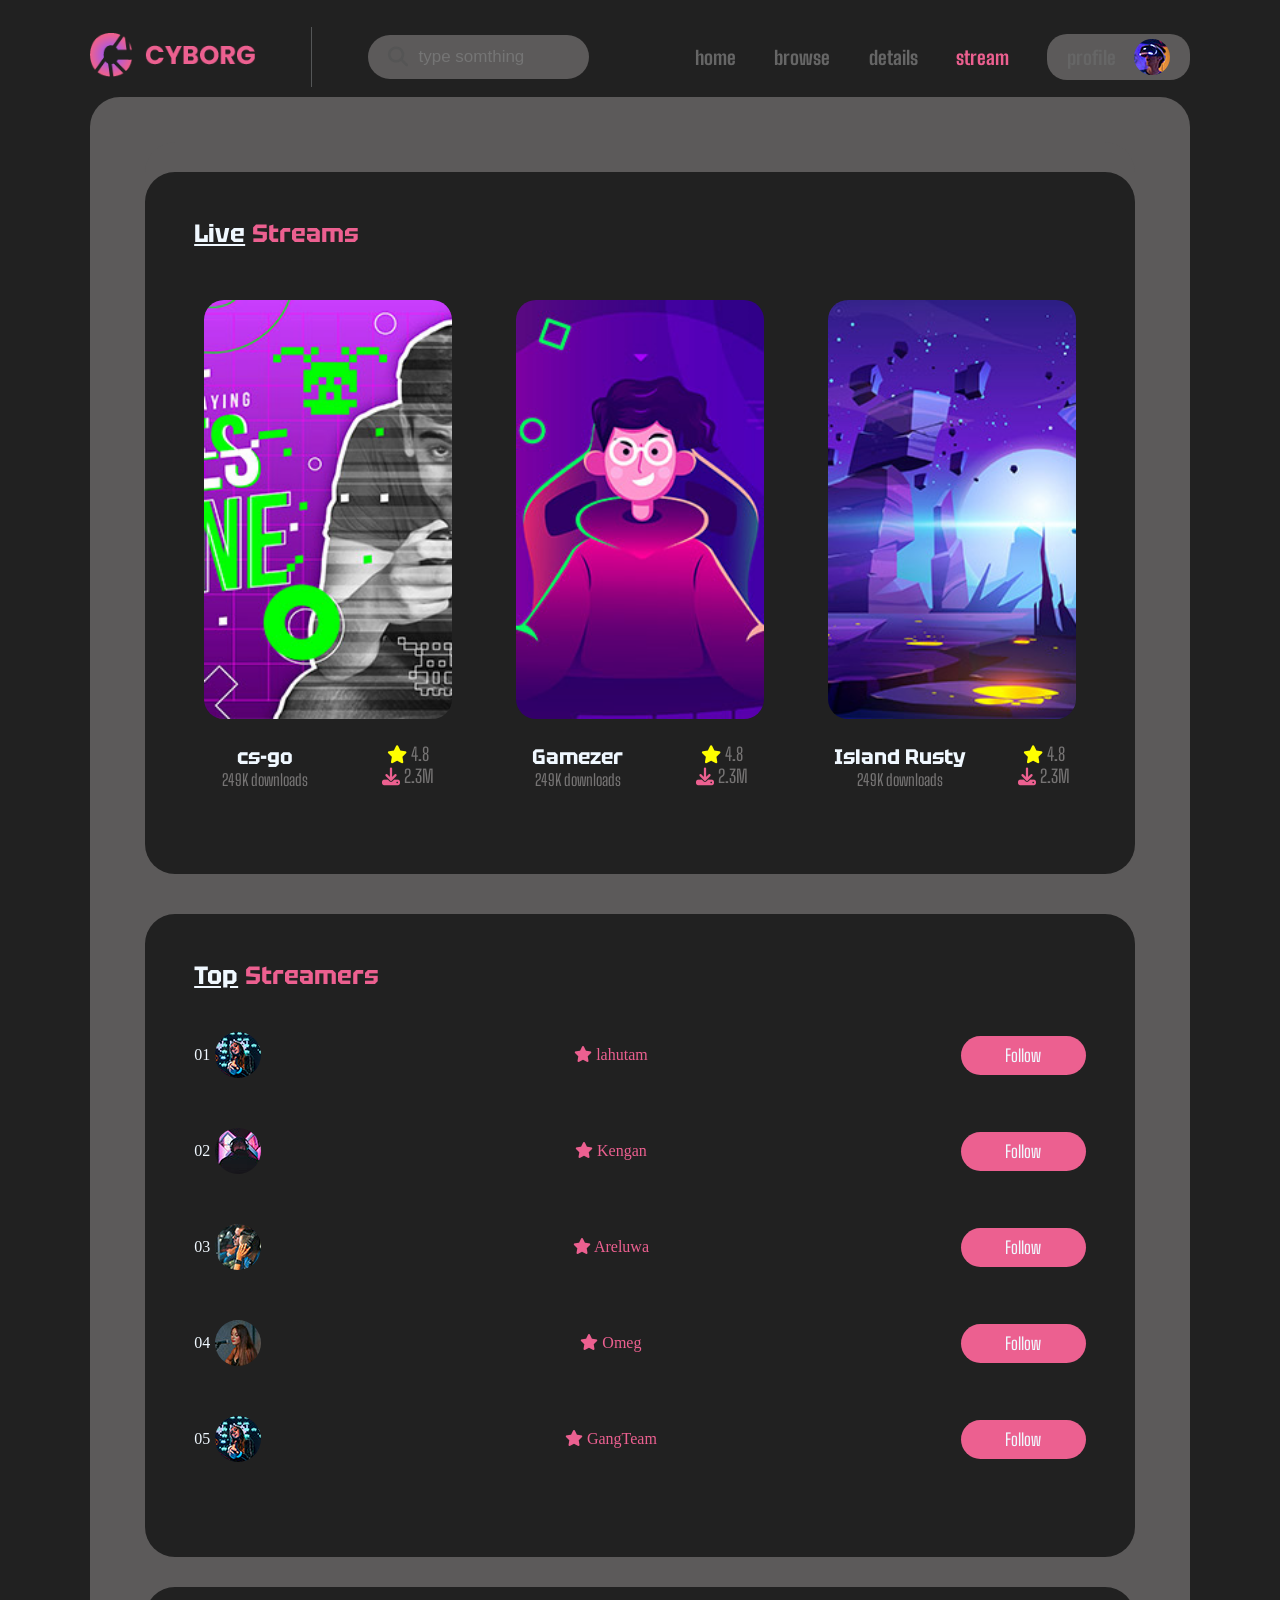
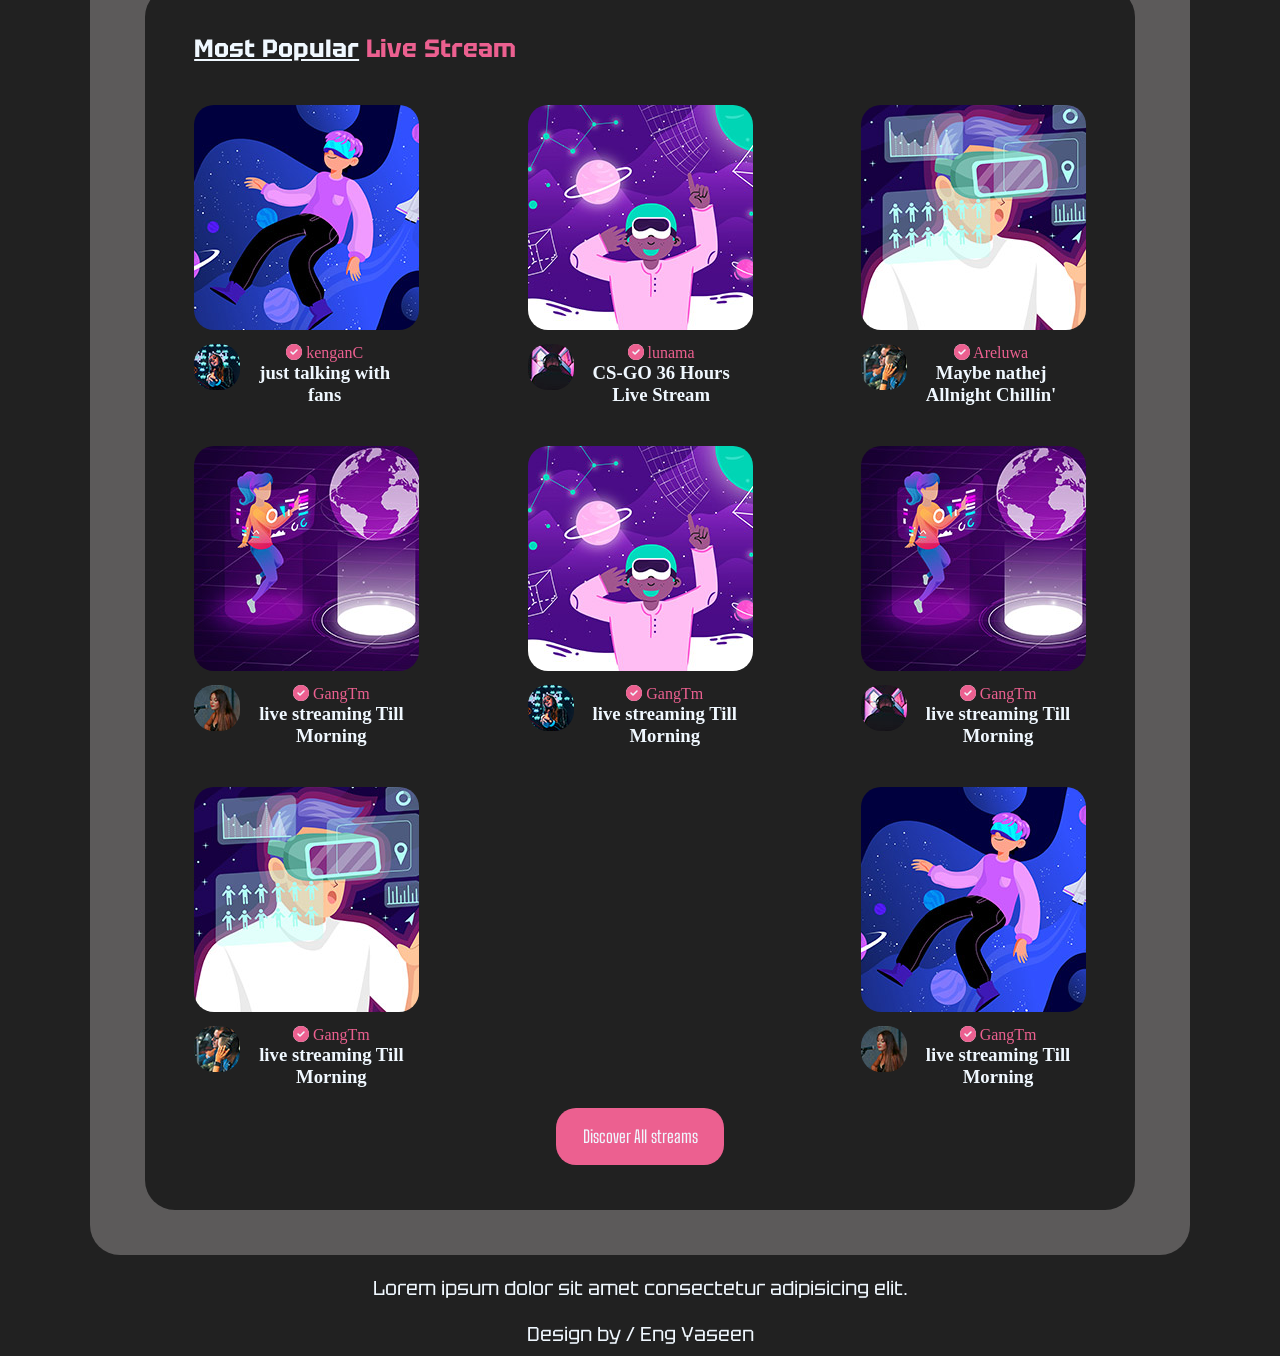
<file: assits/html/stream.html>
<!DOCTYPE html>
<html lang="en">
<head>
    <meta charset="UTF-8">
    <meta name="viewport" content="width=device-width, initial-scale=1.0">
    <title>stream</title>
        <!-- font awesome link -->
        <link rel="stylesheet" href="https://cdnjs.cloudflare.com/ajax/libs/font-awesome/6.7.2/css/all.min.css" integrity="sha512-Evv84Mr4kqVGRNSgIGL/F/aIDqQb7xQ2vcrdIwxfjThSH8CSR7PBEakCr51Ck+w+/U6swU2Im1vVX0SVk9ABhg==" crossorigin="anonymous" referrerpolicy="no-referrer" />
        <!-- google fonts links -->
        <link rel="preconnect" href="https://fonts.googleapis.com">
        <link rel="preconnect" href="https://fonts.gstatic.com" crossorigin>
        <link href="https://fonts.googleapis.com/css2?family=Big+Shoulders+Stencil:opsz,wght@10..72,100..900&family=Big+Shoulders:opsz,wght@10..72,100..900&family=Playfair+Display:ital,wght@0,400..900;1,400..900&family=Tektur:wght@400..900&display=swap" rel="stylesheet">
    <!-- css file -->
    <link rel="stylesheet" href="../css/stream.css">
</head>
<body>
    <section class="MainContainer">
        <div class="header">
            <div class="logo">
                <img src="../images/logo.png" alt="">
            </div>
            <div class="hline"></div>
            <div class="search">
                <i class="fa-solid fa-magnifying-glass"></i>
                <input type="text" placeholder="type somthing">
            </div>
            <ul>
                <li><a href="../../index.html">home</a></li>
                <li><a href="./browse.html">browse</a></li>
                <li><a href="./details.html">details</a></li>
                <li class="active"><a href="./stream.html">stream</a></li>
                <li class="profile">
                    <a href="./profile.html">profile</a>
                    <img src="../images/profile-header.jpg" alt="">
                </li>
            </ul>
        </div>

        <div class="contents">
            <div class="contents1">
                <div class="content1">
                    <div class="games">
                        <h1><span>live</span> streams</h1>
                        <div class="cards">
                            <div class="card">
                                <img src="../images/featured-01.jpg" alt="">
                                <div class="data">
                                    <div class="dataleft">
                                        <h3>cs-go</h3>
                                        <p>249K downloads</p>
                                    </div>
                                    <div class="dataright">
                                        <p>
                                            <i class="fa-solid fa-star"></i>
                                            4.8
                                        </p>
                                        <p>
                                            <i class="fa-solid fa-download"></i>
                                            2.3M
                                        </p>
                                    </div>
                                   
                                </div>
                            </div>
                            <div class="card">
                                <img src="../images/featured-02.jpg" alt="">
                                <div class="data">
                                    <div class="dataleft">
                                        <h3>Gamezer</h3>
                                        <p>249K downloads</p>
                                    </div>
                                    <div class="dataright">
                                        <p>
                                            <i class="fa-solid fa-star"></i>
                                            4.8
                                        </p>
                                        <p>
                                            <i class="fa-solid fa-download"></i>
                                            2.3M
                                        </p>
                                    </div>
                                   
                                </div>
                            </div>
                            <div class="card">
                                <img src="../images/featured-03.jpg" alt="">
                                <div class="data">
                                    <div class="dataleft">
                                        <h3>Island Rusty</h3>
                                        <p>249K downloads</p>
                                    </div>
                                    <div class="dataright">
                                        <p>
                                            <i class="fa-solid fa-star"></i>
                                            4.8
                                        </p>
                                        <p>
                                            <i class="fa-solid fa-download"></i>
                                            2.3M
                                        </p>
                                    </div>
                                   
                                </div>
                            </div>
                        </div>
                    </div>
                </div>
        
                <div class="content2">
                    <div class="downloads">
                        <h2><span>top</span> streamers</h2>
                        <div class="streamers">
                            <div class="parent">
                                <p>01</p>
                                <img src="../images/avatar-01.jpg" alt="">
                            </div>
                            <p>
                                <i class="fa-solid fa-star"></i>
                                lahutam
                            </p>
                            <button>Follow</button>
                        </div>
                        <div class="streamers">
                            <div class="parent">
                                <p>02</p>
                                <img src="../images/avatar-02.jpg" alt="">
                            </div>
                            <p>
                                <i class="fa-solid fa-star"></i>
                                Kengan
                            </p>
                            <button>Follow</button>
                        </div>
                        <div class="streamers">
                            <div class="parent">
                                <p>03</p>
                                <img src="../images/avatar-03.jpg" alt="">
                            </div>
                            <p>
                                <i class="fa-solid fa-star"></i>
                                Areluwa
                            </p>
                            <button>Follow</button>
                        </div>
                        <div class="streamers">
                            <div class="parent">
                                <p>04</p>
                                <img src="../images/avatar-04.jpg" alt="">
                            </div>
                            <p>
                                <i class="fa-solid fa-star"></i>
                                Omeg
                            </p>
                            <button>Follow</button>
                        </div>
                        <div class="streamers">
                            <div class="parent">
                                <p>05</p>
                                <img src="../images/avatar-01.jpg" alt="">
                            </div>
                            <p>
                                <i class="fa-solid fa-star"></i>
                                GangTeam
                            </p>
                            <button>Follow</button>
                        </div>
                    </div>
                </div>
            </div>

            <div class="popular">
                <h2><span>most popular</span> live stream</h2>
                <div class="populars">
                    <div class="card">
                        <div class="img">
                            <img src="../images/stream-05.jpg" alt="">
                        </div>

                        <div class="parent">
                            <div class="parent1">
                                <div class="img">
                                    <img src="../images/avatar-01.jpg" alt="">
                                </div>
                            </div>
    
                            <div class="parent2">
                                <p>
                                    <i class="fa-solid fa-circle-check"></i>
                                    kenganC
                                </p>
                                <h3>just talking with <br> fans</h3>
                            </div>
                        </div>
                    </div>
                    <div class="card">
                        <div class="img">
                            <img src="../images/stream-06.jpg" alt="">
                        </div>

                        <div class="parent">
                            <div class="parent1">
                                <div class="img">
                                    <img src="../images/avatar-02.jpg" alt="">
                                </div>
                            </div>
    
                            <div class="parent2">
                                <p>
                                    <i class="fa-solid fa-circle-check"></i>
                                    lunama
                                </p>
                                <h3>CS-GO 36 Hours <br> Live Stream</h3>
                            </div>
                        </div>
                    </div>
                    <div class="card">
                        <div class="img">
                            <img src="../images/stream-07.jpg" alt="">
                        </div>

                        <div class="parent">
                            <div class="parent1">
                                <div class="img">
                                    <img src="../images/avatar-03.jpg" alt="">
                                </div>
                            </div>
    
                            <div class="parent2">
                                <p>
                                    <i class="fa-solid fa-circle-check"></i>
                                    Areluwa
                                </p>
                                <h3>Maybe nathej<br> Allnight Chillin'</h3>
                            </div>
                        </div>
                    </div>
                    <div class="card">
                        <div class="img">
                            <img src="../images/stream-08.jpg" alt="">
                        </div>

                        <div class="parent">
                            <div class="parent1">
                                <div class="img">
                                    <img src="../images/avatar-04.jpg" alt="">
                                </div>
                            </div>
    
                            <div class="parent2">
                                <p>
                                    <i class="fa-solid fa-circle-check"></i>
                                    GangTm
                                </p>
                                <h3>live streaming Till<br> Morning</h3>
                            </div>
                        </div>
                    </div>
                    <div class="card">
                        <div class="img">
                            <img src="../images/stream-06.jpg" alt="">
                        </div>

                        <div class="parent">
                            <div class="parent1">
                                <div class="img">
                                    <img src="../images/avatar-01.jpg" alt="">
                                </div>
                            </div>
    
                            <div class="parent2">
                                <p>
                                    <i class="fa-solid fa-circle-check"></i>
                                    GangTm
                                </p>
                                <h3>live streaming Till<br> Morning</h3>
                            </div>
                        </div>
                    </div>
                    <div class="card">
                        <div class="img">
                            <img src="../images/stream-08.jpg" alt="">
                        </div>

                        <div class="parent">
                            <div class="parent1">
                                <div class="img">
                                    <img src="../images/avatar-02.jpg" alt="">
                                </div>
                            </div>
    
                            <div class="parent2">
                                <p>
                                    <i class="fa-solid fa-circle-check"></i>
                                    GangTm
                                </p>
                                <h3>live streaming Till<br> Morning</h3>
                            </div>
                        </div>
                    </div>
                    <div class="card">
                        <div class="img">
                            <img src="../images/stream-07.jpg" alt="">
                        </div>

                        <div class="parent">
                            <div class="parent1">
                                <div class="img">
                                    <img src="../images/avatar-03.jpg" alt="">
                                </div>
                            </div>
    
                            <div class="parent2">
                                <p>
                                    <i class="fa-solid fa-circle-check"></i>
                                    GangTm
                                </p>
                                <h3>live streaming Till<br> Morning</h3>
                            </div>
                        </div>
                    </div>
                    <div class="card">
                        <div class="img">
                            <img src="../images/stream-05.jpg" alt="">
                        </div>

                        <div class="parent">
                            <div class="parent1">
                                <div class="img">
                                    <img src="../images/avatar-04.jpg" alt="">
                                </div>
                            </div>
    
                            <div class="parent2">
                                <p>
                                    <i class="fa-solid fa-circle-check"></i>
                                    GangTm
                                </p>
                                <h3>live streaming Till<br> Morning</h3>
                            </div>
                        </div>
                    </div>
                </div>
                <div class="button">
                    <button>Discover All streams</button>
                </div>
            </div>
        </div>

        <div class="footer">
            <p>Lorem ipsum dolor sit amet consectetur adipisicing elit.</p>
            <p>Design by / Eng Yaseen</p> 
        </div>
    </section>
</body>
</html>
</file>
<file: assits/css/style.css>
* {
    margin: 0;
    padding: 0;
    box-sizing: border-box;
}

:root {
    --DarkGrey: #212121;
    --LightGrey: #5c5a5a; 
    --pinkcolor: #EC6090;
    --mainfont: "Tektur", sans-serif;
    --secondfont: "Big Shoulders", sans-serif;
}

.MainContainer {
    width: 100%;
    background-color: var(--DarkGrey);
    padding: 3vh 7% 1vh ;
}

.MainContainer .header {
    width: 100%;
    display: flex;
    justify-content: space-between;
    align-items: center;
}

.MainContainer .header .logo {
    width: 15%;
}

.MainContainer .header .logo img {
    width: 100%;
}

.MainContainer .header .hline {
    width: 1px;
    height: 60px;
    background-color: rgba(240, 248, 255, 0.247);
}

.MainContainer .header .search {
    width: 20%;
    display: flex;
    align-items: center;
    gap: 10px;
    background-color: var(--LightGrey);
    border-radius: 25px;
    padding: 12px 20px;
    color: #555;
    font-size: 20px;
}

.MainContainer .header .search input {
    background-color: transparent;
    border: none;
    font-size: 17px;
    width: 80%;
    outline: none;
}

.MainContainer .header ul {
    width: 45%;
    display: flex;
    justify-content: space-between;
    list-style: none;
    align-items: center;
    margin-left: 50px;
}

.MainContainer .header ul li a {
    color: #666;
    text-decoration: none;
    font-family: var(--secondfont);
    font-size: 19px;
    font-weight: bold;
}

.MainContainer .header ul li a:hover,
.MainContainer .header ul .active a {
    color: var(--pinkcolor);
}

.MainContainer .header ul .profile {
    display: flex;
    align-items: center;
    gap: 18px;
    background-color: var(--LightGrey);
    border-radius: 20px;
    padding: 5px 20px;
}

.MainContainer .header ul .profile:hover {
    background-color: var(--pinkcolor);
}

.MainContainer .header ul .profile:hover a {
    color: aliceblue;
}

.MainContainer .header ul .profile img {
    border-radius: 50%;
}

/* content */

.MainContainer .content {
    width: 100%;
    padding: 5vh 5%;
    background-color: var(--LightGrey);
    border-radius: 30px;
    margin-top: 50px;
}

/* start bannar */
.MainContainer .content .bannar {
    width: 100%;
    background-image: url("../images/banner-bg.jpg");
    background-size: 100% 100%;
    padding: 7vh 5%;
    border-radius: 30px;
    color: aliceblue;
}

.MainContainer .content .bannar h1 span {
    color: var(--pinkcolor);
}

.MainContainer .content .bannar h3 {
    font-family: var(--secondfont);
    font-size: 29px;
    font-weight: bold;
}

.MainContainer .content .bannar h1 {
    font-family: var(--mainfont);
    font-size: 45px;
    margin: 35px 0;
}

.MainContainer .content .bannar button,
.MainContainer .content .popular button,
.MainContainer .content .library button {
    background-color: var(--pinkcolor);
    color: aliceblue;
    font-family: var(--secondfont);
    border-radius: 20px;
    border: none;
    font-size: 25px;
    padding: 10px 20px;
}

.MainContainer .content .bannar button:hover,
.MainContainer .content .popular button:hover,
.MainContainer .content .library button:hover {
    background-color: aliceblue;
    color: var(--pinkcolor);
} 
/* end bannar */

/* start popular */
.MainContainer .content .popular {
    width: 100%;
    padding: 5vh 5%;
    background-color: var(--DarkGrey);
    margin-top: 50px;
    border-radius: 30px;
    text-align: center;
}

.MainContainer .content .popular h2,
.MainContainer .content .library h2 {
    color: var(--pinkcolor);
    font-family: var(--mainfont);
    font-size: 35px;
    text-transform: capitalize;
    margin-bottom: 40px;
    text-align: left;
}

.MainContainer .content .popular h2 span,
.MainContainer .content .library h2 span {
    color: aliceblue;
    text-decoration: underline;
}

.MainContainer .content .popular .cards {
    display: flex;
    flex-wrap: wrap;
    justify-content: space-between;
    row-gap: 30px;
    margin-bottom: 50px;
}

.MainContainer .content .popular .cards .card {
    width: 23%;
    background-color: var(--LightGrey);
    padding: 20px;
    border-radius: 20px;
}

.MainContainer .content .popular .cards .card img {
    width: 100%;
    border-radius: 20px;
}

.MainContainer .content .popular .cards .card img:hover {
    transform: rotate(5deg) scale(1.1);
}

.MainContainer .content .popular .cards .card .img {
    width: 100%;
    overflow: hidden;
    border-radius: 20px;
}

.MainContainer .content .popular .cards .card .data {
    width: 100%;
    display: flex;
    justify-content: space-around;
    margin-top: 20px;
    color: #757373;
    font-family: var(--secondfont);
    font-size: 18px;
}

.MainContainer .content .popular .cards .card .data h3 {
    color: aliceblue;
    font-family: var(--mainfont);
}

.MainContainer .content .popular .cards .card .data .fa-star {
    color: yellow;
}

.MainContainer .content .popular .cards .card .data .fa-download {
    color: var(--pinkcolor);
}
/* end popular */

/* start library */
.MainContainer .content .library {
    background-color: var(--DarkGrey);
    width: 100%;
    padding: 5vh 5%;
    border-radius: 30px;
    margin-top: 50px;
    /* margin: 50px auto; */
    text-align: center;
}

.MainContainer .content .library .gaming {
    width: 100%;
}

.MainContainer .content .library .gaming .game {
    width: 100%;
    display: flex;
    flex-wrap: wrap;
    justify-content: space-between;
    align-items: center;
    margin: 20px 0;
}

.MainContainer .content .library .gaming .game img {
    border-radius: 20px;
}

.MainContainer .content .library .gaming .game h3 {
    color: aliceblue;
    font-family: var(--mainfont);
    text-transform: capitalize;
}

.MainContainer .content .library .gaming .game p {
    color: #666;
    font-family: var(--secondfont);
    text-transform: capitalize;
    text-align: center;
    font-size: 17px;
    font-weight: bold;
}

.MainContainer .content .library .gaming .game button {
    background-color: transparent;
    border: 1px solid #666;
    color: #666;
    padding: 8px 20px;
    font-size: 22px;
    font-weight: bold;
    font-family: var(--secondfont);
    border-radius: 20px;
}

.MainContainer .content .library .gaming .game .btn {
    color: var(--pinkcolor);
    border-color: var(--pinkcolor);
}
/* end library */

/* start footer */
.MainContainer .footer {
    width: 100%;
    color: aliceblue;
    text-align: center;
    font-family: var(--mainfont);
    font-size: 22px;
    margin: 50px 0 20px;
}

.MainContainer .footer span {
    color: var(--pinkcolor);
    font-family: var(--mainfont);

}
/* end footer */

/* media query */

@media screen and (max-width:1024px) {
    .MainContainer .content .popular .cards .card .data .dataleft {
        padding-right: 10px;
    }
}

@media screen and (max-width:960px) {
    .MainContainer .content .library .gaming .game {
        display: grid;
        grid-template-columns: repeat(3,1fr);
        margin: 20px 0;
    }
}

@media screen and (max-width:920px) {
    .MainContainer .header {
        display: block;
    }

    .hline {
        display: none;
    }

    .MainContainer .header .logo {
        width: 50%;
        margin: auto;
    }

    .MainContainer .header .search {
        width: 100%;
        margin: 15px 0;
    }

    .MainContainer .header ul {
        width: 70%;
        margin: auto;
    }

    /* content */
    .MainContainer .content .popular .cards .card {
        width: 100%;

    }

    .MainContainer .content .popular .cards {
        display: grid;
        grid-template-columns: repeat(3,1fr);
        margin-bottom: 50px;
        gap: 20px;
    }

    .MainContainer .content .library .gaming .game {
        display: grid;
        grid-template-columns: repeat(3,1fr);
        margin: 20px 0;
    }
}

@media screen and (max-width:768px) {
    .MainContainer .content .popular .cards .card {
        width: 100%;

    }

    .MainContainer .content .popular .cards {
        display: grid;
        grid-template-columns: repeat(2,1fr);
        margin-bottom: 50px;
        gap: 20px;
    }

    .MainContainer .content .library .gaming .game {
        display: grid;
        grid-template-columns: repeat(3,1fr);
        margin: 20px 0;
    }
}

@media screen and (max-width:600px) {
    .MainContainer .header {
        display: block;
    }

    .MainContainer .header .hline {
        display: none;
    }

    .MainContainer .header .logo {
        width: 50%;
        margin: auto;
    }

    .MainContainer .header .search {
        width: 100%;
        margin: 15px 0;
    }

    .MainContainer .header ul {
        width: 100%;
        margin: 0;
    }

    .MainContainer .header ul li {
        padding: 0 7px;
    }

    .MainContainer .header ul li a {
        font-size: 14px;
    }

    /* content */
    .MainContainer .content .popular .cards .card {
        width: 100%;
        margin: 20px 0;
    }

    .MainContainer .content .library .gaming .game {
        width: 100%;
        margin: 20px 0;
        display: block;
    }

    .MainContainer .content .library .gaming .game img {
        width: 50%;
        margin-bottom: 10px;
    }

    .MainContainer .content .library .gaming .game p {
        margin-bottom: 10px;
    }
}

@media screen and (max-width:485px) {
    .MainContainer .content .popular .cards {
        display: grid;
        grid-template-columns: repeat(1,1fr);
        margin-bottom: 50px;
        gap: 20px;
    }
}

@media screen and (max-width:375px) {
    .MainContainer .content .popular .cards .card {
        width: 100%;
        margin: 20px 0;
    }

    .MainContainer .content .library .gaming .game {
        width: 100%;
        margin: 20px 0;
        display: block;
    }

    .MainContainer .content .library .gaming .game img {
        width: 100%;
        margin-bottom: 10px;
    }

    .MainContainer .content .library .gaming .game p {
        margin-bottom: 10px;
    }
}
</file>
<file: assits/css/browse.css>
* {
    margin: 0;
    padding: 0;
    box-sizing: border-box;
}

:root {
    --DarkGrey: #212121;
    --LightGrey: #5c5a5a;
    --pinkcolor: #EC6090;
    --mainfont: "Tektur", sans-serif;
    --secondfont: "Big Shoulders", sans-serif;
}

.MainContainer {
    width: 100%;
    background-color: var(--DarkGrey);
    padding: 3vh 7% 1vh;
}

/* دول الهيدر */

.MainContainer .header {
    width: 100%;
    display: flex;
    justify-content: space-between;
    align-items: center;
}

.MainContainer .header .logo {
    width: 15%;
}

.MainContainer .header .logo img {
    width: 100%;
}

.MainContainer .header .hline {
    width: 1px;
    height: 60px;
    background-color: rgba(240, 248, 255, 0.247);
}

.MainContainer .header .search {
    width: 20%;
    display: flex;
    align-items: center;
    gap: 10px;
    background-color: var(--LightGrey);
    border-radius: 25px;
    padding: 12px 20px;
    color: #555;
    font-size: 20px;
}

.MainContainer .header .search input {
    background-color: transparent;
    border: none;
    font-size: 17px;
    width: 80%;
    outline: none;
}

.MainContainer .header ul {
    width: 45%;
    display: flex;
    justify-content: space-between;
    list-style: none;
    align-items: center;
    margin-left: 50px;
}

.MainContainer .header ul li a {
    color: #666;
    text-decoration: none;
    font-family: var(--secondfont);
    font-size: 19px;
    font-weight: bold;
}

.MainContainer .header ul li a:hover,
.MainContainer .header ul .active a {
    color: var(--pinkcolor);
}

.MainContainer .header ul .profile {
    display: flex;
    align-items: center;
    gap: 18px;
    background-color: var(--LightGrey);
    border-radius: 20px;
    padding: 5px 20px;
}

.MainContainer .header ul .profile:hover {
    background-color: var(--pinkcolor);
}

.MainContainer .header ul .profile:hover a {
    color: aliceblue;
}

.MainContainer .header ul .profile img {
    border-radius: 50%;
}

/* دول المحتوى */

.MainContainer .contents {
    width: 100%;
    padding: 5vh 5%;
    background-color: var(--LightGrey);
    border-radius: 30px;
    margin-top: 10px;
    text-align: center;
}

/* start contents1 */

.MainContainer .contents .contents1 {
    width: 100%;
    display: flex;
    border-radius: 30px;
    background-color: var(--LightGrey);
    gap: 10px;
}

.MainContainer .contents .content1 {
    width: 60%;
    padding: 5vh 5%;
    background-color: var(--DarkGrey);
    border-radius: 30px;
    margin-top: 30px;
}

.MainContainer .content1 .games {
    width: 100%;
}

.MainContainer .contents .contents1 .content1 .games h1,
.MainContainer .contents .contents1 .content2 .downloads h2,
.MainContainer .contents .popular h2 {
    color: var(--pinkcolor);
    font-family: var(--mainfont);
    font-size: 25px;
    text-transform: capitalize;
    margin-bottom: 40px;
    text-align: left;
}

.MainContainer .contents .content1 .games h1 span,
.MainContainer .contents .content2 .downloads h2 span,
.MainContainer .contents .popular h2 span {
    color: aliceblue;
    text-decoration: underline;
}

.MainContainer .contents .content1 .games .cards {
    width: 100%;
    display: flex;
    flex-wrap: wrap;
    justify-content: space-between;
    row-gap: 30px;
    margin-bottom: 30px;
}

.MainContainer .contents .content1 .games .cards .card {
    width: 30%;
    /* background-color: var(--LightGrey); */
    padding: 10px;
    border-radius: 20px;
}

.MainContainer .contents .content1 .games .cards .card img {
    width: 100%;
    border-radius: 20px;
}

.MainContainer .contents .content1 .games .cards .card .data {
    width: 100%;
    display: flex;
    justify-content: space-around;
    gap: 40px;
    margin-top: 20px;
    color: #757373;
    font-family: var(--secondfont);
    font-size: 18px;
}

.MainContainer .contents .content1 .games .cards .card .data h3,
.MainContainer .contents .contents1 .content2 .downloads .game .datagame h3 {
    color: aliceblue;
    font-family: var(--mainfont);
}

.MainContainer .contents .content1 .games .cards .card .data .fa-star,
.MainContainer .contents .contents1 .content2 .game .datagame .datalogo p .fa-star {
    color: yellow;
}

.MainContainer .contents .content1 .games .cards .card .data .fa-download,
.MainContainer .contents .contents1 .content2 .game .datagame .datalogo p .fa-download,
.MainContainer .contents .contents1 .content2 .game .download .fa-download {
    color: var(--pinkcolor);
}

.MainContainer .contents .content1 .games .cards .card .data .dataleft p {
    font-size: 16px;
}

.MainContainer .contents .contents1 .content2 {
    width: 40%;
    padding: 5vh 5%;
    background-color: var(--DarkGrey);
    border-radius: 30px;
    margin-top: 30px;
}

.MainContainer .contents .contents1 .content2 .downloads .game .img img {
    border-radius: 20px;
}

.MainContainer .contents .contents1 .content2 .downloads .game {
    display: flex;
    justify-content: space-between;
    margin-bottom: 20px;
    gap: 30px;

    align-items: center;
}


.MainContainer .contents .contents1 .content2 .downloads .game .datagame p {
    color: var(--LightGrey);
}

.MainContainer .contents .contents1 .content2 .downloads .game .datagame .datalogo {
    display: flex;
    gap: 10px;
    margin-top: 5px;
}

.MainContainer .contents .contents1 .content2 .downloads .game .datagame .datalogo p {
    color: aliceblue;
}

.MainContainer .contents .contents1 .content2 .downloads .game .download .fa-download {
    padding: 10px;
    background-color: var(--LightGrey);
    border-radius: 50%;
}

.MainContainer .contents .contents1 .content2 p {
    color: var(--pinkcolor);
    font-size: 20px;
    text-align: center;
    font-family: var(--secondfont);
}

.MainContainer .contents .contents1 .content2 p:hover {
    color: aliceblue;
    background-color: var(--pinkcolor);
    padding: 3px 5px;
    border-radius: 30px;
}

/* end contents1 */

.MainContainer .contents .stream h2 {
    color: var(--pinkcolor);
    font-family: var(--mainfont);
    font-size: 25px;
    text-transform: capitalize;
    margin-bottom: 40px;
    text-align: center;
    margin-top: 20px;
}

.MainContainer .contents .stream h2 span {
    color: aliceblue;
    text-decoration: underline;
}

.MainContainer .contents .streams {
    width: 100%;
    padding: 4vh 3%;
    display: flex;
    gap: 40px;
    margin-top: 20px;
    text-align: left;
}

.MainContainer .contents .streams .card {
    width: 33%;
    background-color: var(--DarkGrey);
    padding: 3vh 2%;
    border-radius: 20px;
    border: 2px solid #e9e5e5;
}

.MainContainer .contents .streams .card img {
    border-radius: 50%;
}

.MainContainer .contents .streams .card a {
    color: aliceblue;
    font-family: var(--secondfont);
    font-size: 20px;
    text-decoration: none;
    font-weight: bold;
}

.MainContainer .contents .streams .card p {
    color: var(--LightGrey);
    font-family: var(--secondfont);
    font-size: 16px;
}


.MainContainer .contents .button button,
.MainContainer .contents .popular .button button {
    color: aliceblue;
    background-color: var(--pinkcolor);
    text-align: center;
    font-family: var(--secondfont);
    border: none;
    padding: 2vh 3%;
    border-radius: 20px;
    font-size: 17px;
    margin-top: 20px;
}

.MainContainer .contents .button button:hover {
    color: var(--pinkcolor);
    background-color: aliceblue;
}

.MainContainer .contents .popular .button button:hover {
    color: var(--pinkcolor);
    background-color: aliceblue;
}

.MainContainer .contents .popular {
    width: 100%;
    padding: 5vh 5%;
    background-color: var(--DarkGrey);
    border-radius: 30px;
    margin-top: 30px;
}

.MainContainer .contents .popular .populars {
    width: 100%;
    display: flex;
    row-gap: 40px;
    justify-content: space-between;
}

.MainContainer .contents .popular .populars .card .img img {
    border-radius: 20px;
    margin-bottom: 10px;
}

.MainContainer .contents .popular .populars .card .parent {
    display: flex;
    gap: 20px;
}

.MainContainer .contents .popular .populars .card .parent .parent1 {
    width: 20%;
}

.MainContainer .contents .popular .populars .card .parent .parent1 .img {
    width: 10%;
}

.MainContainer .contents .popular .populars .card .parent .parent2 p .fa-circle-check {
    background-color: aliceblue;
    color: var(--pinkcolor);
    border-radius: 50%;
}

.MainContainer .contents .popular .populars .card .parent .parent2 p {
    color: var(--pinkcolor);
}

.MainContainer .contents .popular .populars .card .parent .parent2 h3 {
    color: aliceblue;
}


.MainContainer .footer p {
    color: aliceblue;
    font-family: var(--mainfont);
    margin-top: 20px;
    font-size: 20px;
    text-align: center;
}

/* media query */

@media screen and (max-width:1280px) {
    .MainContainer .contents .popular {
        padding: 20px;
    }
}

@media screen and (max-width:1250px) {
    .MainContainer .contents .popular .populars {
        flex-wrap: wrap;
    }

    .MainContainer .contents .populars .card {
        padding: 0 20px;
        width: 33%;
    }

    .MainContainer .contents .content1 .games .cards .card .data {
        gap: 10px;
    }

    .MainContainer .contents .popular .populars {
        display: grid;
        grid-template-columns: repeat(2,1fr);
    }

    .MainContainer .contents .popular .populars .card .parent .parent1 {
        width: 100%;
    }
}

@media screen and (max-width:1024px) {
    .MainContainer .contents .popular .populars {
        flex-wrap: wrap;
    }

    .MainContainer .contents .populars .card {
        padding: 0 20px;
        width: 33%;
    }

    .MainContainer .contents .content1 .games .cards .card .data {
        gap: 10px;
    }

    .MainContainer .contents .contents1 {
        display: block;
    }

    .MainContainer .contents .content1 {
        width: 100%;
    }

    .MainContainer .contents .contents1 .content2 {
        width: 100%;
    }

    .MainContainer .contents .streams {
        text-align: center;
    }

    .MainContainer .contents .popular .populars {
        display: grid;
        grid-template-columns: repeat(2,1fr);
    }

    .MainContainer .contents .popular .populars .card .parent .parent1 {
        width: 100%;
    }
}

@media screen and (max-width:920px) {
    .MainContainer .header {
        display: block;
    }

    .hline {
        display: none;
    }

    .MainContainer .header .logo {
        width: 50%;
        margin: auto;
    }

    .MainContainer .header .search {
        width: 100%;
        margin: 15px 0;
    }

    .MainContainer .header ul {
        width: 70%;
        margin: auto;
    }
}

@media screen and (max-width:710px) {
    .MainContainer .contents .popular .populars {
        display: grid;
        grid-template-columns: repeat(1,1fr);
    }

    .MainContainer .contents .populars .card {
        width: 100%;
    }

    .MainContainer .contents .popular .populars .card .parent {
        display: block;
    }

    .MainContainer .contents .popular .populars .card .parent .parent1 .img {
        width: 100%;
    }
}

@media screen and (max-width:600px) {
    .MainContainer .header {
        display: block;
    }

    .MainContainer .header .hline {
        display: none;
    }

    .MainContainer .header .logo {
        width: 50%;
        margin: auto;
    }

    .MainContainer .header .search {
        width: 100%;
        margin: 15px 0;
    }

    .MainContainer .header ul {
        width: 100%;
        margin: 0;
    }

    .MainContainer .header ul li {
        padding: 0 7px;
    }

    .MainContainer .header ul li a {
        font-size: 14px;
    }

    /* content */
    
    .MainContainer .contents .popular .populars {
        flex-wrap: wrap;
        justify-content: center;
    }

    .MainContainer .contents .streams {
        flex-wrap: wrap;
        text-align: center;
    }

    .MainContainer .contents .streams .card {
        width: 100%;
    }

  
    .MainContainer .contents .contents1 {
        flex-wrap: wrap;
    }

    .MainContainer .contents .content1 {
        width: 100% !important;
    }

    .MainContainer .contents .content1 .games .cards .card {
        width: 100%;
    }

    .MainContainer .contents .contents1 .content2 {
        width: 100%;
    }

    .MainContainer .contents .contents1 .content2 .downloads .game {
        gap: 0;
    }

    .MainContainer .contents .contents1 {
        flex-wrap: wrap;
    }

    .MainContainer .contents .content1 {
        width: 100%;
    }

    .MainContainer .contents .contents1 .content2 {
        width: 100%;
    }

    .MainContainer .contents .popular .populars {
        flex-wrap: wrap;
    }

    .MainContainer .contents .populars .card{
        width: 100%;
    }
}
</file>
<file: assits/css/details.css>
* {
    margin: 0;
    padding: 0;
    box-sizing: border-box;
}

:root {
    --DarkGrey: #212121;
    --LightGrey: #5c5a5a;
    --pinkcolor: #EC6090;
    --mainfont: "Tektur", sans-serif;
    --secondfont: "Big Shoulders", sans-serif;
}

.MainContainer {
    width: 100%;
    background-color: var(--DarkGrey);
    padding: 3vh 7% 1vh;
}

/* دول الهيدر */

.MainContainer .header {
    width: 100%;
    display: flex;
    justify-content: space-between;
    align-items: center;
}

.MainContainer .header .logo {
    width: 15%;
}

.MainContainer .header .logo img {
    width: 100%;
}

.MainContainer .header .hline {
    width: 1px;
    height: 60px;
    background-color: rgba(240, 248, 255, 0.247);
}

.MainContainer .header .search {
    width: 20%;
    display: flex;
    align-items: center;
    gap: 10px;
    background-color: var(--LightGrey);
    border-radius: 25px;
    padding: 12px 20px;
    color: #555;
    font-size: 20px;
}

.MainContainer .header .search input {
    background-color: transparent;
    border: none;
    font-size: 17px;
    width: 80%;
    outline: none;
}

.MainContainer .header ul {
    width: 45%;
    display: flex;
    justify-content: space-between;
    list-style: none;
    align-items: center;
    margin-left: 50px;
}

.MainContainer .header ul li a {
    color: #666;
    text-decoration: none;
    font-family: var(--secondfont);
    font-size: 19px;
    font-weight: bold;
}

.MainContainer .header ul li a:hover,
.MainContainer .header ul .active a {
    color: var(--pinkcolor);
}

.MainContainer .header ul .profile {
    display: flex;
    align-items: center;
    gap: 18px;
    background-color: var(--LightGrey);
    border-radius: 20px;
    padding: 5px 20px;
}

.MainContainer .header ul .profile:hover {
    background-color: var(--pinkcolor);
}

.MainContainer .header ul .profile:hover a {
    color: aliceblue;
}

.MainContainer .header ul .profile img {
    border-radius: 50%;
}

/* content */
.MainContainer .content {
    width: 100%;
    padding: 5vh 5%;
    background-color: var(--LightGrey);
    border-radius: 30px;
    margin-top: 10px;
    text-align: center;
}

.MainContainer .content .imgs1 {
    width: 100%;
    display: flex;
    flex-wrap: wrap;
    gap: 20px;
}

.MainContainer .content .imgs1 .img1 {
    width: 30%;
    border-radius: 30px;
}

.MainContainer .content .imgs1 .img2 {
    width: 68%;
    border-radius: 30px;
}

.MainContainer .content .h1 {
    text-align: center;
    color: aliceblue;
    font-size: 25px;
    font-weight: bold;
    font-family: var(--mainfont);
    margin-top: 20px;
}

.MainContainer .content .fortnites {
    width: 100%;
    padding: 5vh 5%;
    background-color: var(--DarkGrey);
    margin-top: 50px;
    border-radius: 30px;
}

.MainContainer .content .fortnites .fortnite {
    width: 100%;
    display: flex;
    flex-wrap: wrap;
    gap: 20px;
}

.MainContainer .content .fortnites .fortnite .leftfortnite {
    width: 45%;
    background-color: var(--LightGrey);
    border-radius: 30px;
    padding: 20px;
    display: flex;
    justify-content: space-between;
}

.MainContainer .content .fortnites .fortnite .leftfortnite .sandbox h3 {
    color: aliceblue;
}

.MainContainer .content .fortnites .fortnite .leftfortnite .sandbox p {
    color: #312f2f
}

.MainContainer .content .fortnites .fortnite .leftfortnite .stars p {
    color: aliceblue;
}

.MainContainer .content .fortnites .fortnite .leftfortnite .stars p .fa-star {
    color: yellow;
}

.MainContainer .content .fortnites .fortnite .leftfortnite .stars p .fa-download {
    color: var(--pinkcolor);
}

.MainContainer .content .fortnites .fortnite .rightfortnite {
    width: 52%;
    background-color: var(--LightGrey);
    border-radius: 30px;
    padding: 20px;
}

.MainContainer .content .fortnites .fortnite .rightfortnite .parent {
    width: 100%;
}

.MainContainer .content .fortnites .fortnite .rightfortnite .parent .icons {
    width: 100%;
    display: flex;
    justify-content: space-around;
}

.MainContainer .content .fortnites .fortnite .rightfortnite .parent .parent1 p .fa-star,
.MainContainer .content .games .cards .card1 .data2 .icons p .fa-star {
    color: yellow;
}

.MainContainer .content .fortnites .fortnite .rightfortnite .parent .parent2 p .fa-download,
.MainContainer .content .fortnites .fortnite .rightfortnite .parent .parent3 p .fa-hard-drive,
.MainContainer .content .fortnites .fortnite .rightfortnite .parent .parent4 p .fa-gamepad ,
.MainContainer .content .games .cards .card1 .data2 .icons p .fa-download {
    color: var(--pinkcolor);
}

.MainContainer .content .fortnites .fortnite .rightfortnite .parent {
    width: 100%;
    display: flex;
    justify-content: space-around;
    text-align: center;
}

.MainContainer .content .fortnites .fortnite .rightfortnite .parent .parent1 p,
.MainContainer .content .fortnites .fortnite .rightfortnite .parent .parent2 p,
.MainContainer .content .fortnites .fortnite .rightfortnite .parent .parent3 p,
.MainContainer .content .fortnites .fortnite .rightfortnite .parent .parent4 p,
.MainContainer .content .games .cards .card1 .data2 .icons p {
    color: aliceblue;
}

.MainContainer .content .fortnites .imgs2 {
    width: 100%;
    margin-top: 30px;
    margin-bottom: 30px;
    display: flex;
    justify-content: space-around;
    flex-wrap: wrap;
}

.MainContainer .content .fortnites .imgs2 .img1,
.MainContainer .content .fortnites .imgs2 .img2,
.MainContainer .content .fortnites .imgs2 .img3 {
    width: 31%;
    border-radius: 30px;
}

.MainContainer .content .fortnites .h2 {
    width: 100%;
    color: #666;
    font-family: var(--mainfont);
    font-weight: bold;
}

.MainContainer .content .fortnites .button button {
    color: aliceblue;
    background-color: var(--pinkcolor);
    text-align: center;
    font-family: var(--secondfont);
    border: none;
    padding: 2vh 3%;
    border-radius: 20px;
    font-size: 17px;
    margin-top: 30px;
}

.MainContainer .content .fortnites .button button:hover {
    color: var(--pinkcolor);
    background-color: aliceblue;
}

/* start games */

.MainContainer .content .games {
    width: 100%;
    padding: 5vh 5%;
    background-color: var(--DarkGrey);
    margin-top: 50px;
    border-radius: 30px;
}

.MainContainer .content .games h2 {
    color: var(--pinkcolor);
    font-family: var(--mainfont);
    font-size: 35px;
    text-transform: capitalize;
    margin-bottom: 40px;
    text-align: left;
}

.MainContainer .content .games h2 span {
    color: aliceblue;
    text-decoration: underline;
}

.MainContainer .content .games .cards {
    width: 100%;
    display: flex;
    flex-wrap: wrap;
    /* gap: 10px; */
}

.MainContainer .content .games .cards .card1 {
    width: 50%;
    padding: 0 20px;
    margin: 10px 0;
}

.MainContainer .content .games .cards .card1 .data2 {
    width: 100%;
    display: flex;
    justify-content: space-between;
}

.MainContainer .content .games .cards .card1 .data2 .parent1 {
    display: flex;
    justify-content: space-between;
    gap: 10px;
}

.MainContainer .content .games .cards .card1 .data2 .parent1 .img3 img {
    border-radius: 30px;
}

.MainContainer .content .games .cards .card1 .data2 .parent1 .img3 img:hover {
    transform: rotate(5deg) scale(1.1);
}

.MainContainer .content .games .cards .card1 .data2 .parent1 .paragraphs h2 {
    color: aliceblue;
    font-size: 20px;
    font-family: var(--mainfont);
}

.MainContainer .content .games .cards .card1 .data2 .parent1 .paragraphs p {
    color: #555;
    font-family: var(--secondfont);
}
/* end games */

.MainContainer .footer p {
    color: aliceblue;
    font-family: var(--mainfont);
    margin-top: 20px;
    font-size: 20px;
    text-align: center;
}

/* media query */

@media screen  and (max-width:1290px) {
    .MainContainer .content .imgs1 {
        width: 100%;
        display: block;
    }

    .MainContainer .content .imgs1 .img1 {
        width: 80%;
    }

    .MainContainer .content .imgs1 .img2 {
        width: 80%;
        margin-top: 10px;
    }
}

@media screen and (max-width:955px) {
    .MainContainer .content .fortnites .fortnite .leftfortnite {
        width: 100%;
    }

    .MainContainer .content .fortnites .fortnite .rightfortnite {
        width: 100%;
    }
}

@media screen and (max-width:920px) {
    .MainContainer .header {
        display: block;
    }

    .hline {
        display: none;
    }

    .MainContainer .header .logo {
        width: 50%;
        margin: auto;
    }

    .MainContainer .header .search {
        width: 100%;
        margin: 15px 0;
    }

    .MainContainer .header ul {
        width: 70%;
        margin: auto;
    }
}

@media screen and (max-width:670px) {
    /* content */
    .MainContainer .content .games .cards {
        width: 100%;
        display: block;
    }

    .MainContainer .content .games .cards .card1 {
        width: 100%;
        margin-bottom: 10px;
    }
}

@media screen and (max-width:600px) {
    .MainContainer .header {
        display: block;
    }

    .MainContainer .header .hline {
        display: none;
    }

    .MainContainer .header .logo {
        width: 50%;
        margin: auto;
    }

    .MainContainer .header .search {
        width: 100%;
        margin: 15px 0;
    }

    .MainContainer .header ul {
        width: 100%;
        margin: 0;
    }

    .MainContainer .header ul li {
        padding: 0 7px;
    }

    .MainContainer .header ul li a {
        font-size: 14px;
    }

    /* content */
    .MainContainer .content .games .cards {
        width: 100%;
        display: block;
    }

    .MainContainer .content .games .cards .card1 {
        width: 100%;
        margin-bottom: 10px;
    }
}
</file>
<file: assits/css/profile.css>
* {
    margin: 0;
    padding: 0;
    box-sizing: border-box;
}

:root {
    --DarkGrey: #212121;
    --LightGrey: #5c5a5a;
    --pinkcolor: #EC6090;
    --mainfont: "Tektur", sans-serif;
    --secondfont: "Big Shoulders", sans-serif;
}

.MainContainer {
    width: 100%;
    background-color: var(--DarkGrey);
    padding: 3vh 7% 1vh;
}

/* header */
.MainContainer .header {
    width: 100%;
    display: flex;
    justify-content: space-between;
    align-items: center;
}

.MainContainer .header .logo {
    width: 15%;
}

.MainContainer .header .logo img {
    width: 100%;
}

.MainContainer .header .hline {
    width: 1px;
    height: 60px;
    background-color: rgba(240, 248, 255, 0.247);
}

.MainContainer .header .search {
    width: 20%;
    display: flex;
    align-items: center;
    gap: 10px;
    background-color: var(--LightGrey);
    border-radius: 25px;
    padding: 12px 20px;
    color: #555;
    font-size: 20px;
}

.MainContainer .header .search input {
    background-color: transparent;
    border: none;
    font-size: 17px;
    width: 80%;
    outline: none;
}

.MainContainer .header ul {
    width: 45%;
    display: flex;
    justify-content: space-between;
    list-style: none;
    align-items: center;
    margin-left: 50px;
}

.MainContainer .header ul li a {
    color: #666;
    text-decoration: none;
    font-family: var(--secondfont);
    font-size: 19px;
    font-weight: bold;
}

.MainContainer .header ul li a:hover,
.MainContainer .header ul .active a {
    color: var(--pinkcolor);
}

.MainContainer .header ul .profile {
    display: flex;
    align-items: center;
    gap: 18px;
    background-color: var(--LightGrey);
    border-radius: 20px;
    padding: 5px 20px;
}

.MainContainer .header ul .profile:hover {
    background-color: var(--pinkcolor);
}

.MainContainer .header ul .profile:hover a {
    color: aliceblue;
}

.MainContainer .header ul .profile img {
    border-radius: 50%;
}

/* content */
.MainContainer .content {
    width: 100%;
    padding: 5vh 5%;
    background-color: var(--LightGrey);
    border-radius: 30px;
    margin-top: 10px;
}
/* start myself */
.MainContainer .content .myself {
    width: 100%;
    padding: 5vh 5%;
    background-color: var(--DarkGrey);
    margin-top: 10px;
    border-radius: 30px;
}

/* start offline */
.MainContainer .content .myself .offline {
    width: 100%;
    display: flex;
    flex-wrap: wrap;
    justify-content: space-between;
    align-items: center;
}

.MainContainer .content .myself .offline .parent {
    width: 65%;
    display: flex;
    gap: 20px;
}

.MainContainer .content .myself .offline .parent .img img {
    border-radius: 30px;
}

.MainContainer .content .myself .offline .parent .yaseen {
    padding: 50px 0;
}

.MainContainer .content .myself .offline .parent .yaseen h1 {
    color: aliceblue;
    font-size: 25px;
    font-family: var(--mainfont);
    text-transform: capitalize;
}

.MainContainer .content .myself .offline .parent .yaseen p {
    color: #555;
    font-family: var(--secondfont);
    text-transform: capitalize;
}

.MainContainer .content .myself .offline .list {
    width: 30%;
    padding: 5vh 5%;
    background-color: var(--LightGrey);
    border-radius: 30px;
}

.MainContainer .content .myself .offline .list .p1 {
    display: flex;
    gap: 50px;
}

.MainContainer .content .myself .offline .list .p2 {
    display: flex;
    justify-content: space-between;
}

.MainContainer .content .myself .offline .list .p3 {
    display: flex;
    justify-content: space-between;
}

.MainContainer .content .myself .offline .list .p4 {
    display: flex;
    justify-content: space-between;
}

.MainContainer .content .myself .offline .list .para .ch {
    color: #1f1d1d;
}

.MainContainer .content .myself .offline .list .para .n {
    color: var(--pinkcolor);
}

.MainContainer .content .myself .offline .parent .yaseen .button1 {
    margin-bottom: 10px;
    color: aliceblue;
    background-color: var(--pinkcolor);
    text-align: center;
    font-family: var(--secondfont);
    border: none;
    padding: 1vh 10%;
    border-radius: 20px;
    font-size: 17px;
    text-transform: capitalize;
}

.MainContainer .content .myself .offline .parent .yaseen .button1:hover {
    color: var(--pinkcolor);
    background-color: aliceblue;
    text-transform: capitalize;
}

.MainContainer .content .myself .offline .parent .yaseen .button2 {
    margin-top: 10px;
    padding: 1vh 12%;
    color: var(--pinkcolor);
    border: 1px solid var(--pinkcolor);
    border-radius: 20px;
    background-color: var(--DarkGrey);
    text-transform: capitalize;
}

.MainContainer .content .myself .offline .parent .yaseen .button2:hover {
    color: aliceblue;
    background-color: var(--pinkcolor);
    text-transform: capitalize;
}
/* end offline */

/* start popular */
.MainContainer .content .myself .popular h2 {
    color: var(--pinkcolor);
    font-family: var(--mainfont);
    font-size: 25px;
    text-transform: capitalize;
    margin-bottom: 40px;
    text-align: left;
}

.MainContainer .content .myself .popular h2 span {
    color: aliceblue;
    text-decoration: underline;
}

.MainContainer .content .myself .cards {
    display: flex;
    flex-wrap: wrap;
    justify-content: space-between;
    row-gap: 30px;
    margin-bottom: 50px;
}

.MainContainer .content .myself .cards .card {
    width: 23%;
    background-color: var(--LightGrey);
    padding: 20px;
    border-radius: 20px;
}

.MainContainer .content .myself .cards .ch1 .backimg {
    background-image: url("../images/clip-01.jpg");
    background-size: 100% 100%;
    padding: 10vh 5%;
    width: 100%;
    border-radius: 20px;
    text-align: center;
}

.MainContainer .content .myself .cards .ch2 .backimg {
    background-image: url("../images/clip-02.jpg");
    background-size: 100% 100%;
    padding: 10vh 5%;
    width: 100%;
    border-radius: 20px;
    text-align: center;
}

.MainContainer .content .myself .cards .ch3 .backimg {
    background-image: url("../images/clip-03.jpg");
    background-size: 100% 100%;
    padding: 10vh 5%;
    width: 100%;
    border-radius: 20px;
    text-align: center;
}

.MainContainer .content .myself .cards .ch4 .backimg {
    background-image: url("../images/clip-04.jpg");
    background-size: 100% 100%;
    padding: 10vh 5%;
    width: 100%;
    border-radius: 20px;
    text-align: center;
}

.MainContainer .content .myself .cards .ch1 .backimg .fa-circle-play {
    color: var(--pinkcolor);
    background-color: aliceblue;
    padding: 10px;
    border-radius: 30px;
}

.MainContainer .content .myself .cards .ch2 .backimg .fa-circle-play {
    color: var(--pinkcolor);
    background-color: aliceblue;
    padding: 10px;
    border-radius: 30px;
}

.MainContainer .content .myself .cards .ch3 .backimg .fa-circle-play {
    color: var(--pinkcolor);
    background-color: aliceblue;
    padding: 10px;
    border-radius: 30px;
}

.MainContainer .content .myself .cards .ch4 .backimg .fa-circle-play {
    color: var(--pinkcolor);
    background-color: aliceblue;
    padding: 10px;
    border-radius: 30px;
}

.MainContainer .content .myself .cards .card .data {
    width: 100%;
    display: flex;
    justify-content: space-around;
    margin-top: 20px;
    color: #757373;
    font-family: var(--secondfont);
    font-size: 18px;
}

.MainContainer .content .myself .cards .card .data h3 {
    color: aliceblue;
    font-family: var(--mainfont);
}

.MainContainer .content .myself .cards .card .data .dataright p .fa-eye {
    color: var(--pinkcolor);
}

.MainContainer .content .myself .cards .card .data .dataright p {
    color: aliceblue;
}
/* end popular */

/* start library */
.MainContainer .content .library {
    background-color: var(--DarkGrey);
    width: 100%;
    padding: 5vh 5%;
    border-radius: 30px;
    margin-top: 50px;
    /* margin: 50px auto; */
    text-align: center;
}

.MainContainer .content .library h2 {
    color: var(--pinkcolor);
    font-family: var(--mainfont);
    font-size: 35px;
    text-transform: capitalize;
    margin-bottom: 40px;
    text-align: left;
}

.MainContainer .content .library h2 span {
    color: aliceblue;
    text-decoration: underline;
}

.MainContainer .content .library .gaming {
    width: 100%;
}

.MainContainer .content .library .gaming .game {
    width: 100%;
    display: flex;
    flex-wrap: wrap;
    justify-content: space-between;
    align-items: center;
    margin: 20px 0;
}

.MainContainer .content .library .gaming .game img {
    border-radius: 20px;
}

.MainContainer .content .library .gaming .game h3 {
    color: aliceblue;
    font-family: var(--mainfont);
    text-transform: capitalize;
}

.MainContainer .content .library .gaming .game p {
    color: #666;
    font-family: var(--secondfont);
    text-transform: capitalize;
    text-align: center;
    font-size: 17px;
    font-weight: bold;
}

.MainContainer .content .library .gaming .game button {
    background-color: transparent;
    border: 1px solid #666;
    color: #666;
    padding: 8px 20px;
    font-size: 22px;
    font-weight: bold;
    font-family: var(--secondfont);
    border-radius: 20px;
}

.MainContainer .content .library .gaming .game .btn {
    color: var(--pinkcolor);
    border-color: var(--pinkcolor);
}
/* end library */

.MainContainer .footer p {
    color: aliceblue;
    font-family: var(--mainfont);
    margin-top: 20px;
    font-size: 20px;
    text-align: center;
}

/* media query */

@media screen and (max-width:1024px) {
    .MainContainer .content .myself .offline {
        width: 100%;
        display: block;
    }

    .MainContainer .content .myself .offline .parent {
        width: 100%;
        margin-bottom: 10px;
        justify-content: space-between;
    }

    .MainContainer .content .myself .offline .list {
        width: 100%;
    }

    .MainContainer .content .myself .offline .list .p1 {
        justify-content: space-between;
    }
}

@media screen and (max-width:920px) {
    .MainContainer .header {
        display: block;
    }

    .hline {
        display: none;
    }


    .MainContainer .header .logo {
        width: 50%;
        margin: auto;
    }

    .MainContainer .header .search {
        width: 100%;
        margin: 15px 0;
    }

    .MainContainer .header ul {
        width: 70%;
        margin: auto;
    }

    /* content */

    .MainContainer .content .myself .cards {
        display: grid;
        grid-template-columns: repeat(2,1fr);
        gap: 20px;
    }

    .MainContainer .content .myself .cards .card {
        width: 100%;
    }

    .MainContainer .content .library .gaming .game {
        width: 100%;
        display: grid;
        grid-template-columns: repeat(3,1fr);

    }

}

@media screen and (max-width:675px) {
    .MainContainer .content .myself .offline .parent {
        display: block;
    }

    .MainContainer .content .myself .offline .parent .img {
        text-align: center;
    }

    .MainContainer .content .myself .offline .parent .img img {
        width: 100%;
    }

    .MainContainer .content .myself .offline .parent .yaseen {
        text-align: center;
    }

    .MainContainer .content .myself .cards {
        display: grid;
        grid-template-columns: repeat(1,1fr);
        gap: 20px;
    }

    .MainContainer .content .library .gaming .game {
        width: 100%;
        margin: 20px 0;
        display: block;
    }

    .MainContainer .content .library .gaming .game img {
        width: 100%;
        margin-bottom: 10px;
    }

    .MainContainer .content .library .gaming .game p {
        margin-bottom: 10px;
    }

    .MainContainer .content .library .gaming .game img {
        width: 60%;
    }
}

@media screen and (max-width:600px) {
    .MainContainer .header {
        display: block;
    }

    .MainContainer .header .hline {
        display: none;
    }

    .MainContainer .header .logo {
        width: 50%;
        margin: auto;
    }

    .MainContainer .header .search {
        width: 100%;
        margin: 15px 0;
    }

    .MainContainer .header ul {
        width: 100%;
        margin: 0;
    }

    .MainContainer .header ul li {
        padding: 0 7px;
    }

    .MainContainer .header ul li a {
        font-size: 14px;
    }
}
</file>
<file: assits/css/stream.css>
* {
    margin: 0;
    padding: 0;
    box-sizing: border-box;
}

:root {
    --DarkGrey: #212121;
    --LightGrey: #5c5a5a;
    --pinkcolor: #EC6090;
    --mainfont: "Tektur", sans-serif;
    --secondfont: "Big Shoulders", sans-serif;
}

.MainContainer {
    width: 100%;
    background-color: var(--DarkGrey);
    padding: 3vh 7% 1vh;
}

/* دول الهيدر */

.MainContainer .header {
    width: 100%;
    display: flex;
    justify-content: space-between;
    align-items: center;
}

.MainContainer .header .logo {
    width: 15%;
}

.MainContainer .header .logo img {
    width: 100%;
}

.MainContainer .header .hline {
    width: 1px;
    height: 60px;
    background-color: rgba(240, 248, 255, 0.247);
}

.MainContainer .header .search {
    width: 20%;
    display: flex;
    align-items: center;
    gap: 10px;
    background-color: var(--LightGrey);
    border-radius: 25px;
    padding: 12px 20px;
    color: #555;
    font-size: 20px;
}

.MainContainer .header .search input {
    background-color: transparent;
    border: none;
    font-size: 17px;
    width: 80%;
    outline: none;
}

.MainContainer .header ul {
    width: 45%;
    display: flex;
    justify-content: space-between;
    list-style: none;
    align-items: center;
    margin-left: 50px;
}

.MainContainer .header ul li a {
    color: #666;
    text-decoration: none;
    font-family: var(--secondfont);
    font-size: 19px;
    font-weight: bold;
}

.MainContainer .header ul li a:hover,
.MainContainer .header ul .active a {
    color: var(--pinkcolor);
}

.MainContainer .header ul .profile {
    display: flex;
    align-items: center;
    gap: 18px;
    background-color: var(--LightGrey);
    border-radius: 20px;
    padding: 5px 20px;
}

.MainContainer .header ul .profile:hover {
    background-color: var(--pinkcolor);
}

.MainContainer .header ul .profile:hover a {
    color: aliceblue;
}

.MainContainer .header ul .profile img {
    border-radius: 50%;
}

/* دول المحتوى */

.MainContainer .contents {
    width: 100%;
    padding: 5vh 5%;
    background-color: var(--LightGrey);
    border-radius: 30px;
    margin-top: 10px;
    text-align: center;
}

/* start contents1 */

.MainContainer .contents .contents1 {
    width: 100%;
    display: flex;
    flex-wrap: wrap;
    justify-content: center;
    border-radius: 30px;
    background-color: var(--LightGrey);
    gap: 10px;
}

/* start content1 */
.MainContainer .contents .content1 {
    width: 100%;
    padding: 5vh 5%;
    background-color: var(--DarkGrey);
    border-radius: 30px;
    margin-top: 30px;
}

.MainContainer .content1 .games {
    width: 100%;
}

.MainContainer .contents .contents1 .content1 .games h1,
.MainContainer .contents .contents1 .content2 .downloads h2,
.MainContainer .contents .popular h2 {
    color: var(--pinkcolor);
    font-family: var(--mainfont);
    font-size: 25px;
    text-transform: capitalize;
    margin-bottom: 40px;
    text-align: left;
}

.MainContainer .contents .content1 .games h1 span,
.MainContainer .contents .content2 .downloads h2 span,
.MainContainer .contents .popular h2 span {
    color: aliceblue;
    text-decoration: underline;
}

.MainContainer .contents .content1 .games .cards {
    width: 100%;
    display: flex;
    flex-wrap: wrap;
    justify-content: space-between;
    row-gap: 30px;
    margin-bottom: 30px;
}

.MainContainer .contents .content1 .games .cards .card {
    width: 30%;
    padding: 10px;
    border-radius: 20px;
}

.MainContainer .contents .content1 .games .cards .card img {
    width: 100%;
    border-radius: 20px;
}

.MainContainer .contents .content1 .games .cards .card .data {
    width: 100%;
    display: flex;
    justify-content: space-around;
    gap: 40px;
    margin-top: 20px;
    color: #757373;
    font-family: var(--secondfont);
    font-size: 18px;
}

.MainContainer .contents .content1 .games .cards .card .data h3,
.MainContainer .contents .contents1 .content2 .downloads .game .datagame h3 {
    color: aliceblue;
    font-family: var(--mainfont);
}

.MainContainer .contents .content1 .games .cards .card .data .fa-star,
.MainContainer .contents .contents1 .content2 .game .datagame .datalogo p .fa-star {
    color: yellow;
}

.MainContainer .contents .content1 .games .cards .card .data .fa-download,
.MainContainer .contents .contents1 .content2 .game .datagame .datalogo p .fa-download,
.MainContainer .contents .contents1 .content2 .game .download .fa-download {
    color: var(--pinkcolor);
}

.MainContainer .contents .content1 .games .cards .card .data .dataleft p {
    font-size: 16px;
}

/* end content1 */

/* start content2 */
.MainContainer .contents .contents1 .content2 {
    width: 100%;
    padding: 5vh 5%;
    background-color: var(--DarkGrey);
    border-radius: 30px;
    margin-top: 30px;
}

.MainContainer .contents .contents1 .content2 .downloads .streamers {
    display: flex;
    /* flex-wrap: wrap; */
    align-items: center;
    justify-content: space-between;
    margin-bottom: 50px;
}

.MainContainer .contents .contents1 .content2 .downloads .streamers .parent {
    display: flex;
    gap: 5px;
    align-items: center;
}

.MainContainer .contents .contents1 .content2 .downloads .streamers .parent p {
    color: aliceblue;
}

.MainContainer .contents .contents1 .content2 .downloads .streamers .parent img {
    border-radius: 30px;
}

.MainContainer .contents .contents1 .content2 .downloads .streamers p .fa-star {
    color: var(--pinkcolor);
}

.MainContainer .contents .contents1 .content2 .downloads .streamers p {
    color: var(--pinkcolor);
}

.MainContainer .contents .contents1 .content2 .downloads .streamers button {
    color: aliceblue;
    background-color: var(--pinkcolor);
    font-family: var(--secondfont);
    border: none;
    padding: 1vh 5%;
    border-radius: 20px;
    font-size: 17px;
}

.MainContainer .contents .contents1 .content2 .downloads .streamers button:hover {
    color: var(--pinkcolor);
    background-color: aliceblue;
}

/* end content2 */

/* end contents1 */

/* start popular */
.MainContainer .contents .popular {
    width: 100%;
    padding: 5vh 5%;
    background-color: var(--DarkGrey);
    border-radius: 30px;
    margin-top: 30px;
}

.MainContainer .contents .popular .populars {
    width: 100%;
    display: flex;
    flex-wrap: wrap;
    row-gap: 40px;
    justify-content: space-between;
}

.MainContainer .contents .popular .populars .card .img img {
    border-radius: 20px;
    margin-bottom: 10px;
}

.MainContainer .contents .popular .populars .card .parent {
    display: flex;
    gap: 20px;
}

.MainContainer .contents .popular .populars .card .parent .parent1 {
    width: 20%;
}

.MainContainer .contents .popular .populars .card .parent .parent1 .img {
    width: 10%;
}

.MainContainer .contents .popular .populars .card .parent .parent2 p .fa-circle-check {
    background-color: aliceblue;
    color: var(--pinkcolor);
    border-radius: 50%;
}

.MainContainer .contents .popular .populars .card .parent .parent2 p {
    color: var(--pinkcolor);
}

.MainContainer .contents .popular .populars .card .parent .parent2 h3 {
    color: aliceblue;
}

.MainContainer .contents .popular .button button {
    color: aliceblue;
    background-color: var(--pinkcolor);
    text-align: center;
    font-family: var(--secondfont);
    border: none;
    padding: 2vh 3%;
    border-radius: 20px;
    font-size: 17px;
    margin-top: 20px;
}

.MainContainer .contents .popular .button button:hover {
    color: var(--pinkcolor);
    background-color: aliceblue;
}

/* end popular */

.MainContainer .footer p {
    color: aliceblue;
    font-family: var(--mainfont);
    margin-top: 20px;
    font-size: 20px;
    text-align: center;
}

/* media query */

/* header */
@media screen and (max-width:920px) {
    .MainContainer .header {
        display: block;
    }

    .hline {
        display: none;
    }


    .MainContainer .header .logo {
        width: 50%;
        margin: auto;
    }

    .MainContainer .header .search {
        width: 100%;
        margin: 15px 0;
    }

    .MainContainer .header ul {
        width: 70%;
        margin: auto;
    }

}

/* content */
@media screen and (max-width:768px) {
    .MainContainer .contents .content1 .games .cards .card {
        width: 100%;
    }

    .MainContainer .contents .content1 .games .cards .card {
        padding: 10px;
        border-radius: 20px;
    }

    .MainContainer .contents .contents1 .content1 .games h1,
    .MainContainer .contents .contents1 .content2 .downloads h2,
    .MainContainer .contents .popular h2 {
        color: var(--pinkcolor);
        font-family: var(--mainfont);
        font-size: 25px;
        text-transform: capitalize;
        margin-bottom: 40px;
        text-align: center;
    }

    .MainContainer .contents .contents1 .content2 .downloads .streamers {
        margin-bottom: 40px;
    }
}

@media screen and (max-width:600px) {
    .MainContainer .header {
        display: block;
    }

    .MainContainer .header .hline {
        display: none;
    }

    .MainContainer .header .logo {
        width: 50%;
        margin: auto;
    }

    .MainContainer .header .search {
        width: 100%;
        margin: 15px 0;
    }

    .MainContainer .header ul {
        width: 100%;
        margin: 0;
    }

    .MainContainer .header ul li {
        padding: 0 7px;
    }

    .MainContainer .header ul li a {
        font-size: 14px;
    }

    /* content */
    .MainContainer .contents .popular .populars {
        justify-content: center;
    }
}
</file>
